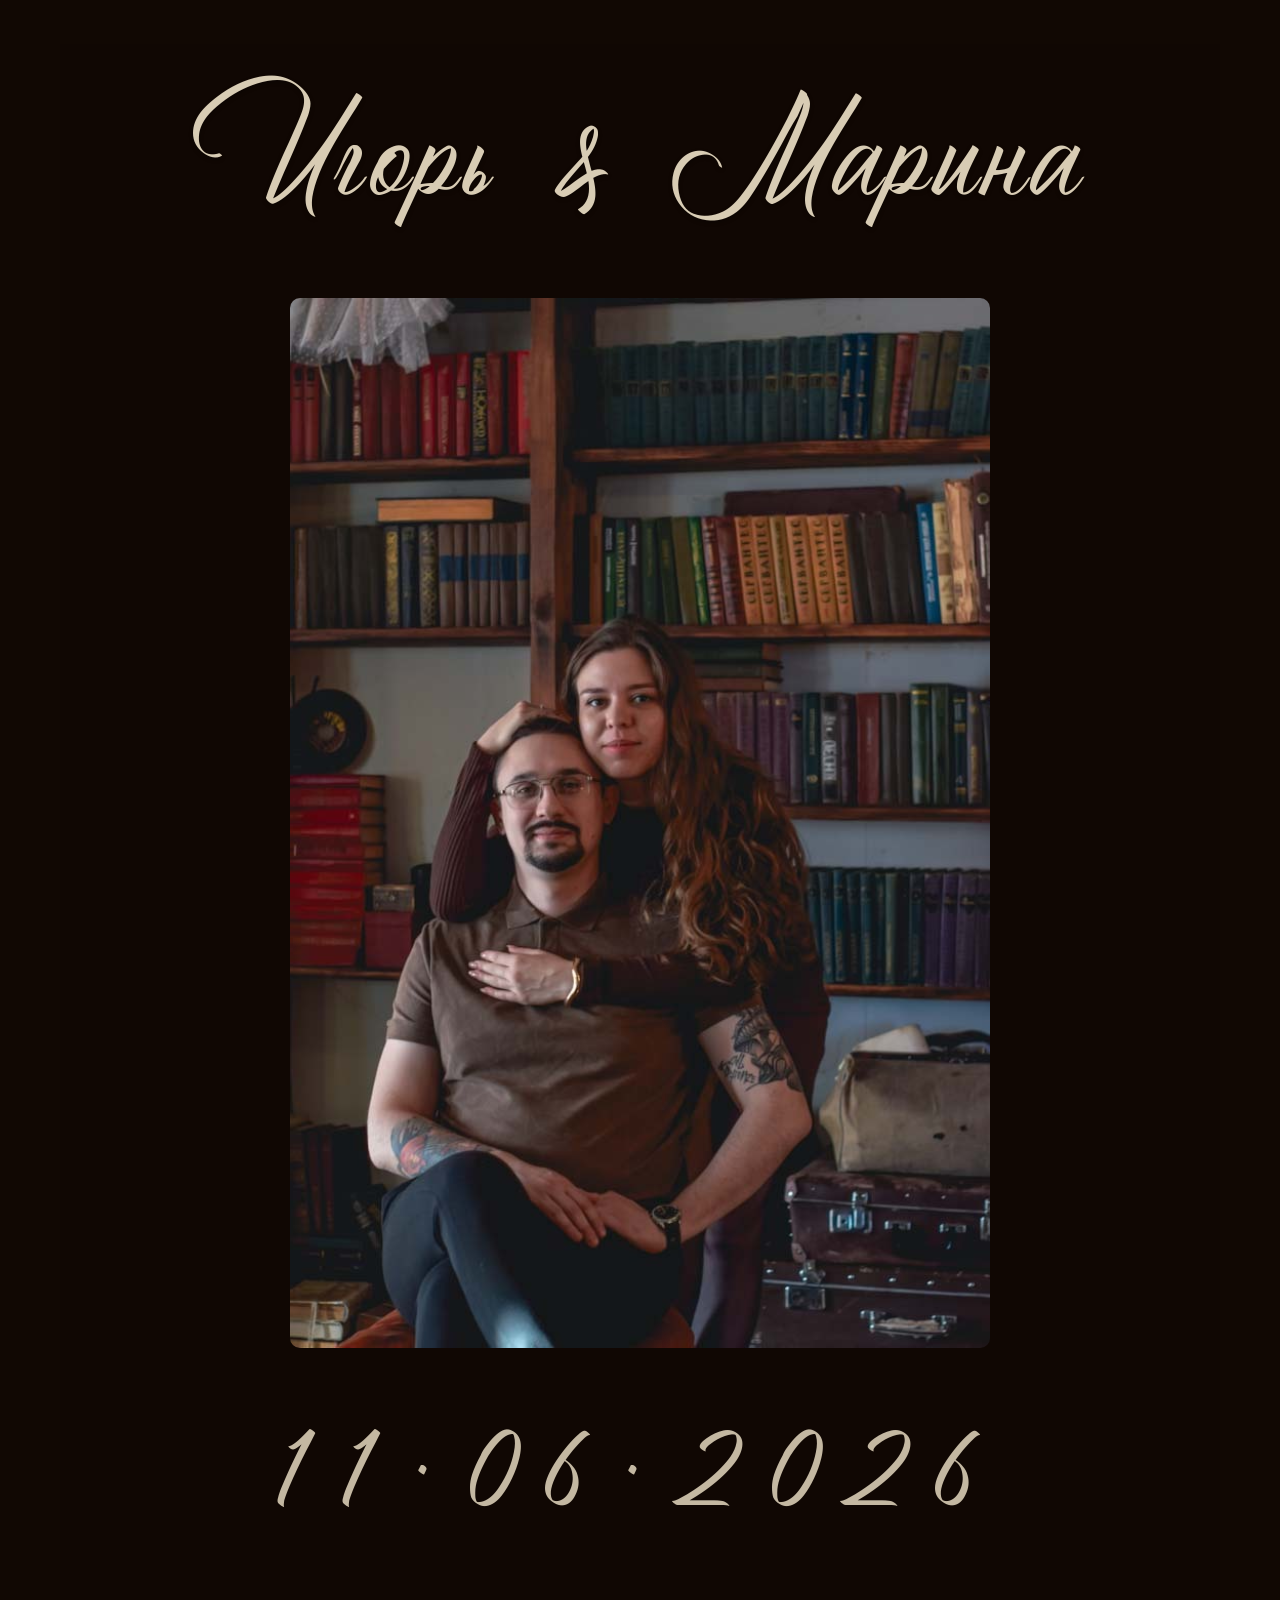
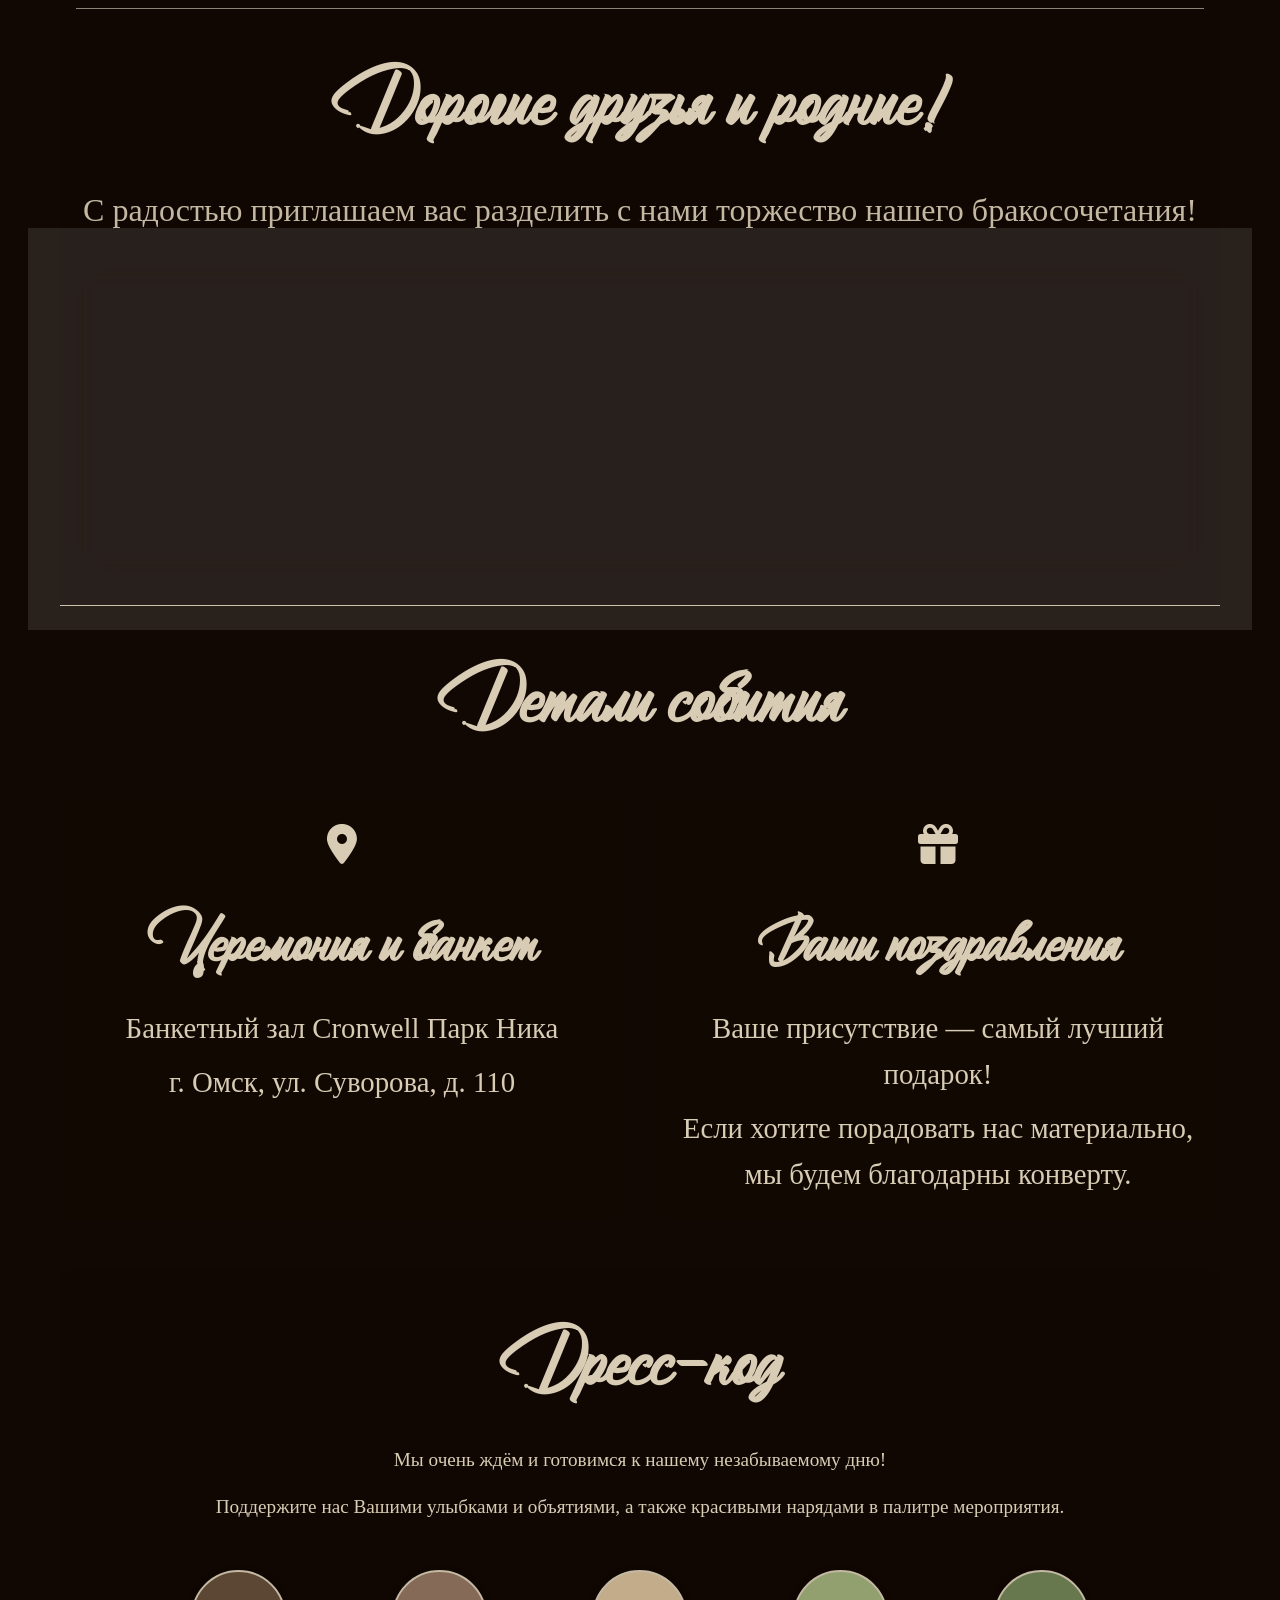
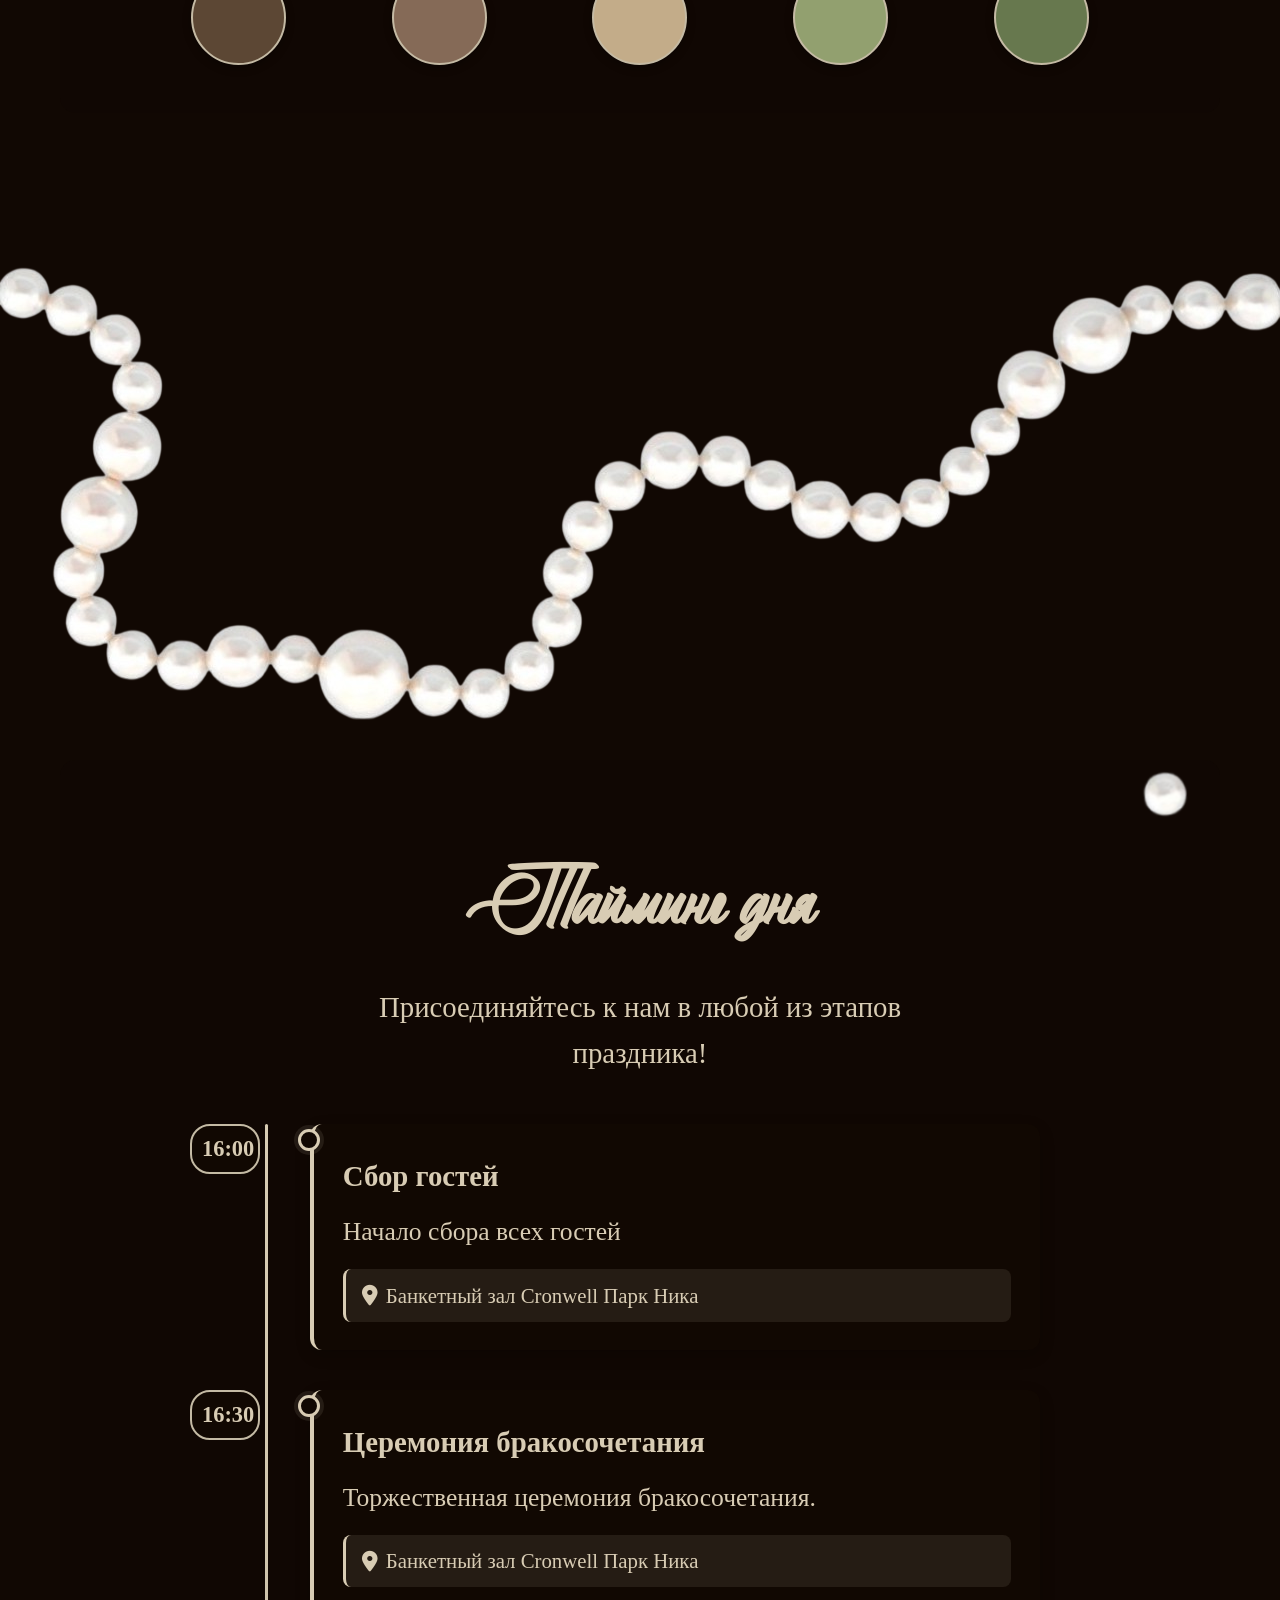
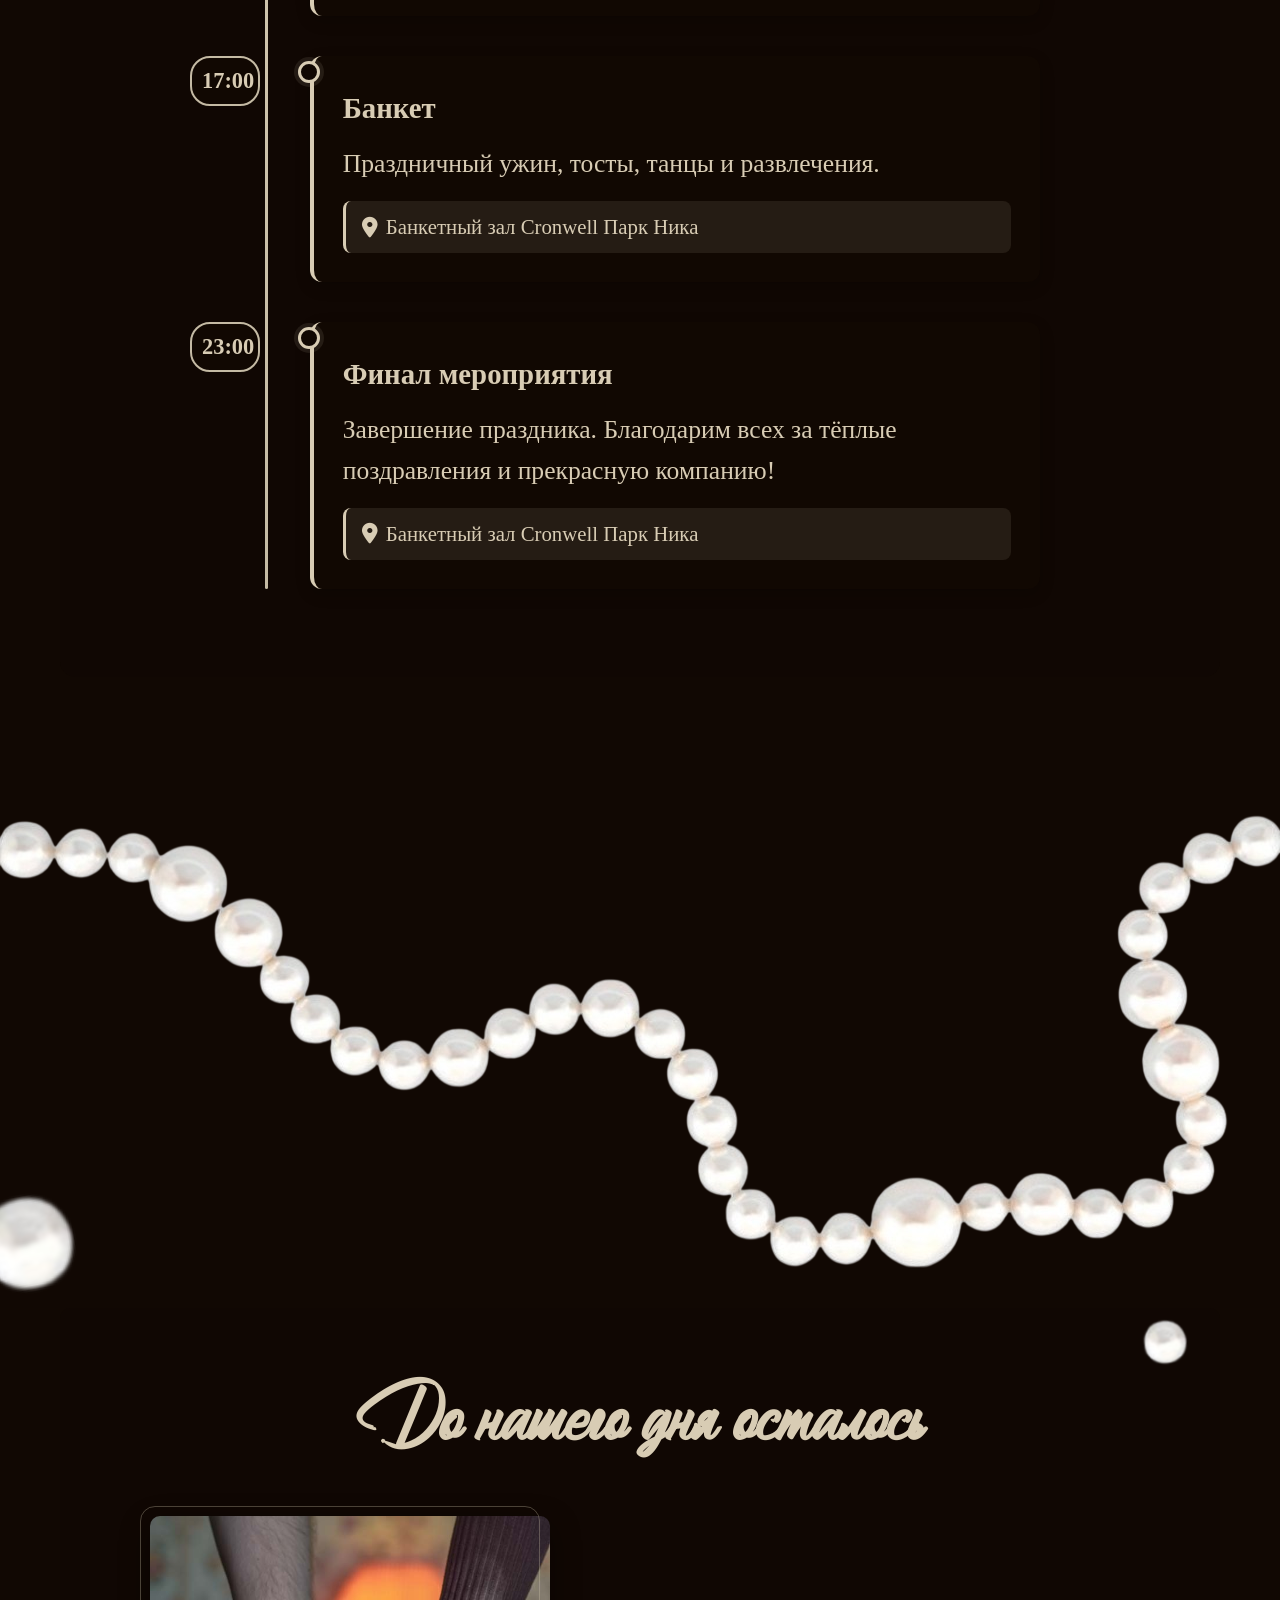
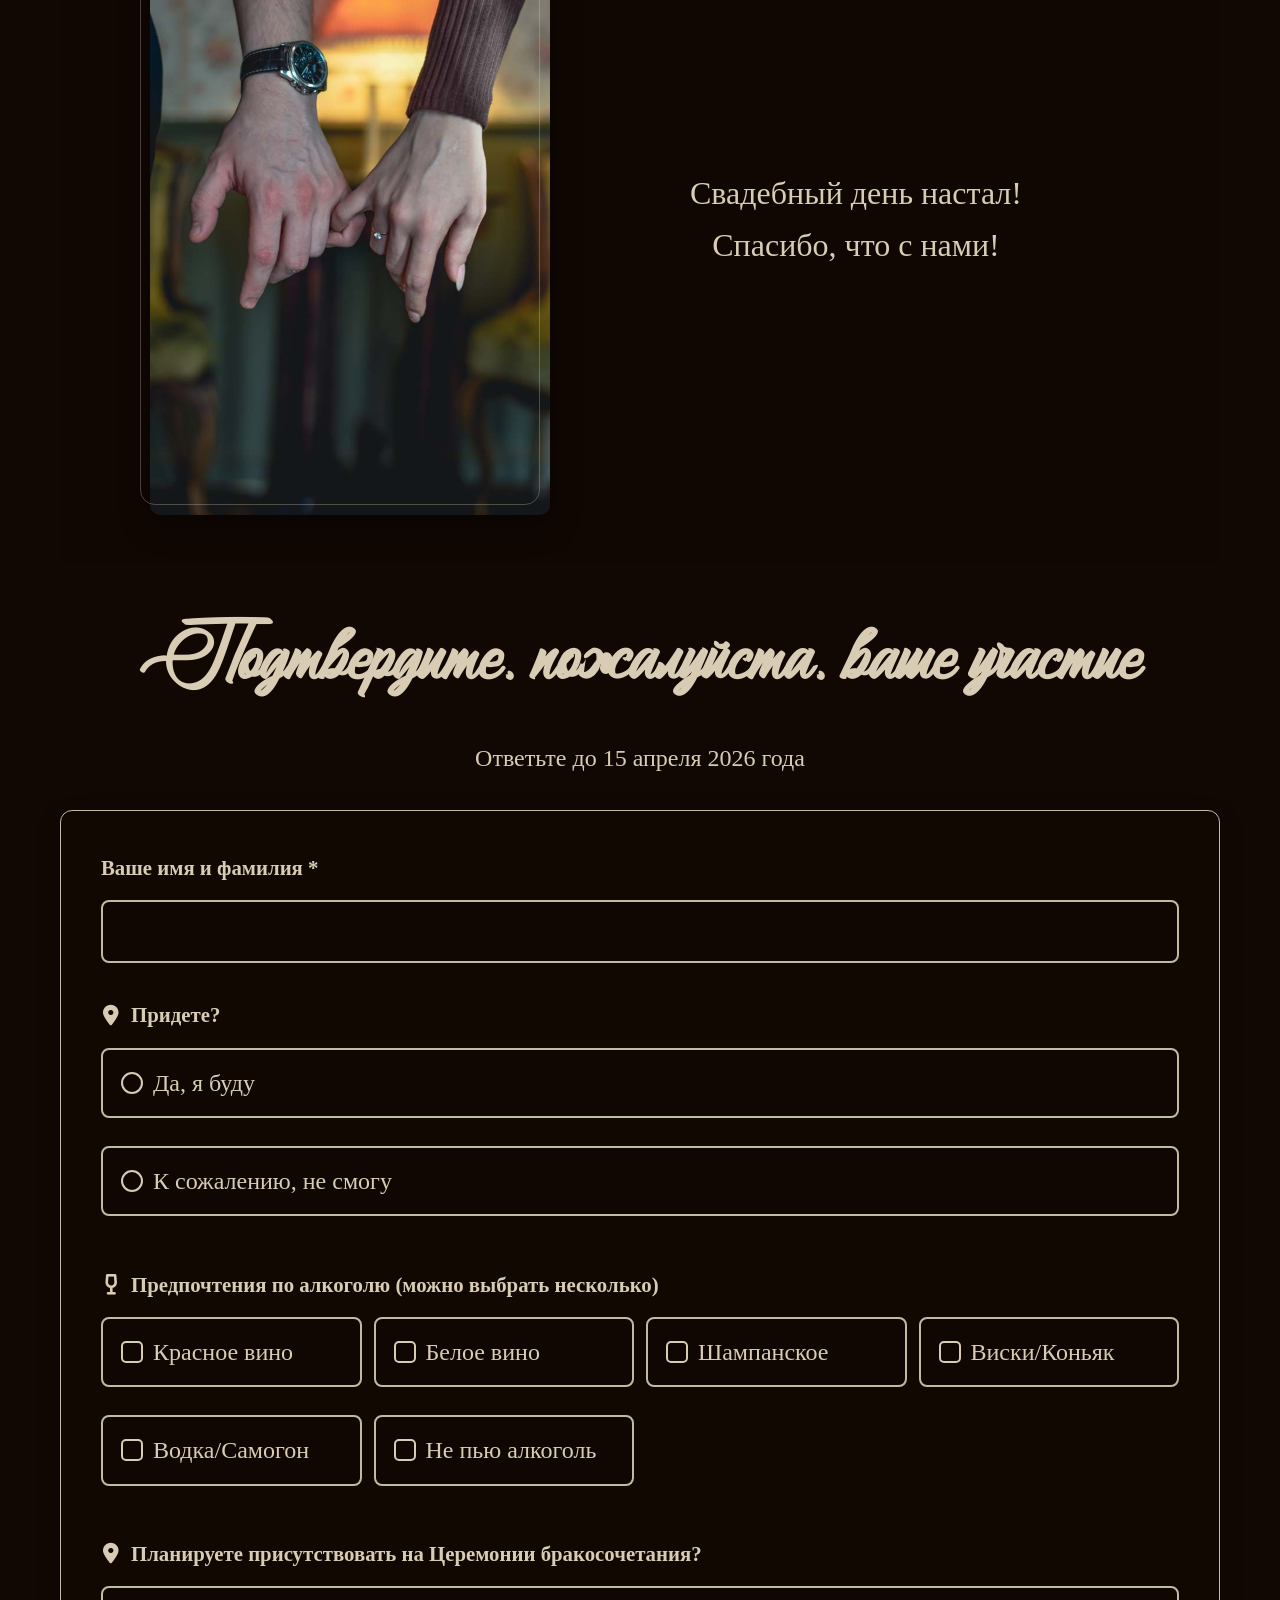
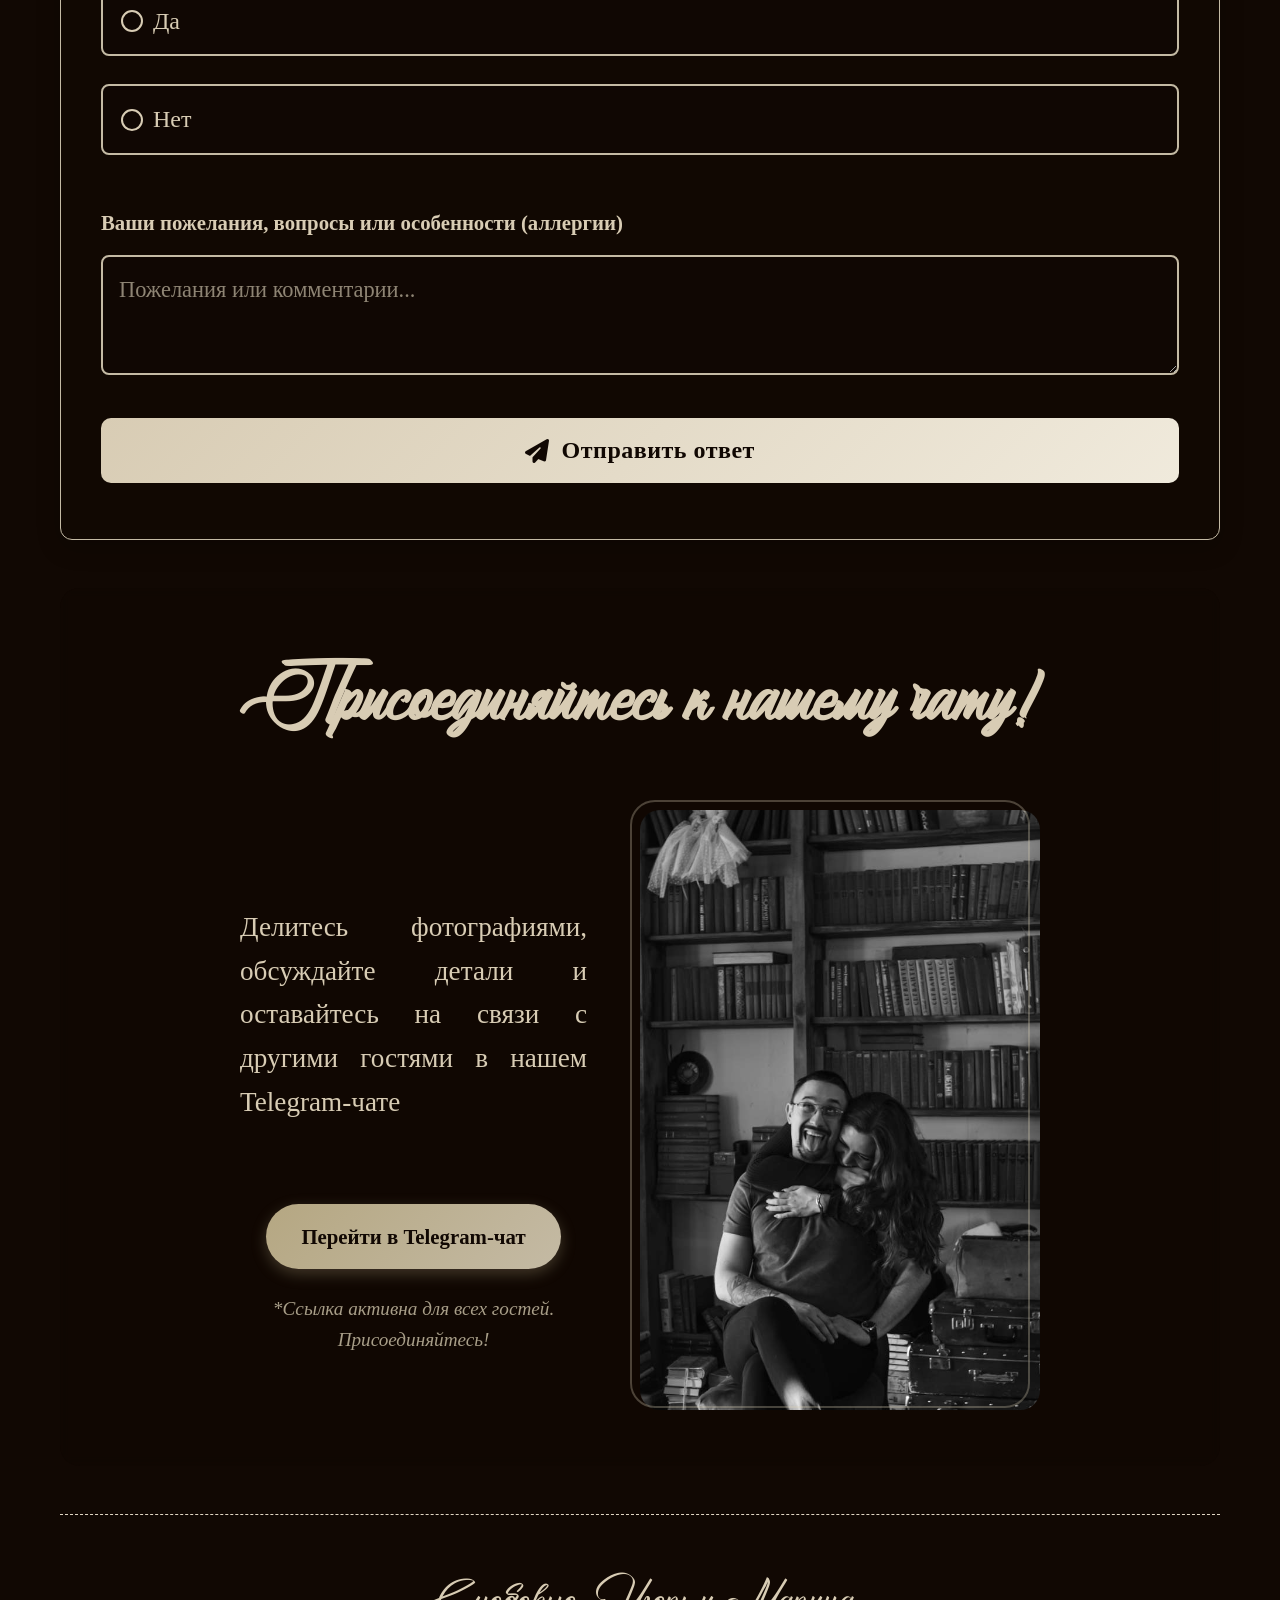
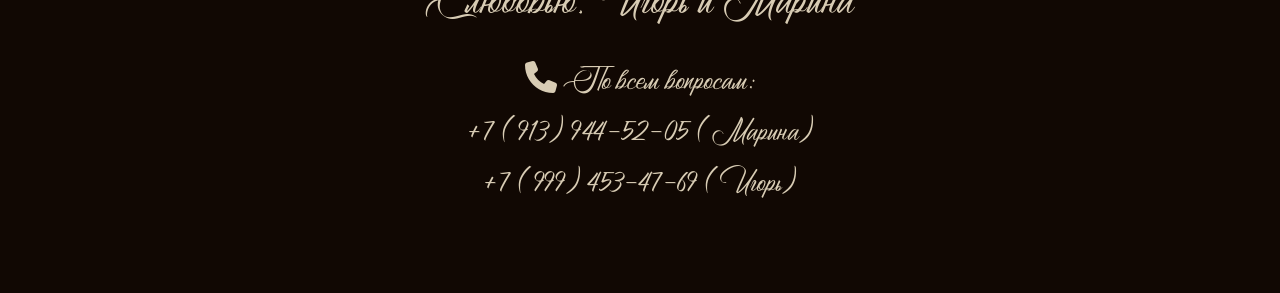
<file: index.html>
<!DOCTYPE html>
<html lang="ru">
<head>
    
    <meta charset="UTF-8">
    <meta name="viewport" content="width=device-width, initial-scale=1.0">
    <title>Приглашение на нашу свадьбу</title>

    <!-- Подключение Google Fonts для красивого шрифта -->

    <!-- Подключение похожего шрифта Google Fonts -->
<link rel="preconnect" href="https://fonts.googleapis.com">
<link rel="preconnect" href="https://fonts.gstatic.com" crossorigin>
<link href="https://fonts.googleapis.com/css2?family=Dancing+Script:wght@400;600;700&display=swap" rel="stylesheet">

    <!-- Подключение иконок для меток -->
   <link rel="stylesheet" href="https://fontsforyou.com/ru/fonts/112939-atziluthscript.font">
    <link rel="stylesheet" href="style.css">
    <link rel="stylesheet" href="https://cdnjs.cloudflare.com/ajax/libs/font-awesome/6.4.0/css/all.min.css">
   
</head>
<body>
 


    <!-- Главный баннер с именами и датой -->
<section class="hero">
     <div class="hero-names">Игорь <span style="margin:0 1rem;">&</span> Марина</div> 
   
    <img src="127.jpg" 
     alt="Описание фото" 
     class="wedding-photo">
 <p class="hero-date wedding-day">11·06·2026</p>

 <hr class="custom-divider"><!--разделитель*/-->
    <h1>Дорогие друзья и родные!</h1>

    <p class="hero-date">С радостью приглашаем вас разделить с нами торжество нашего бракосочетания!</p>
    
    <!-- Компактный календарь на неделю -->

       
        <!-- Компактный календарь на неделю -->
        <div class="week-calendar">
            <div class="month-label">Июнь 2026</div>
            <div class="week-grid">
                <div class="weekday">
                    <span class="day-name">ПН</span>
                    <span class="day-number">8</span>
                </div>
                <div class="weekday">
                    <span class="day-name">ВТ</span>
                    <span class="day-number">9</span>
                </div>
                <div class="weekday">
                    <span class="day-name">СР</span>
                    <span class="day-number">10</span>
                </div>
               <div class="weekday heart-day">
                    <span class="day-name">ЧТ</span>
                  <div class="heart-shape">
                        <span class="heart-text">11</span>
                    </div>
                </div>
                <div class="weekday">
                    <span class="day-name">ПТ</span>
                    <span class="day-number">12</span>
                </div>
                <div class="weekday">
                    <span class="day-name">СБ</span>
                    <span class="day-number">13</span>
                </div>
                <div class="weekday">
                    <span class="day-name">ВС</span>
                    <span class="day-number">14</span>
                </div>
            </div>
        </div>
        
</section>


    <!-- Детали события в карточках -->
    <section>
        <h2>Детали события</h2>
        <div class="details-grid">
            <div class="detail-card">
                <div class="icon"><i class="fas fa-map-marker-alt"></i></div>
                <h3>Церемония и банкет</h3>
                <p><strong>Банкетный зал Cronwell Парк Ника</strong></p>
                <p>г. Омск, ул. Суворова, д. 110</p>
               
            </div>
          <!--  <div class="detail-card">
                <div class="icon"><i class="fas fa-bus"></i></div>
                <h3>Трансфер</h3>
                <p>Для гостей будет организован автобус от Центрального ЗАГСа.</p>
                <p>Отправление в 15:00.</p>
            </div>-->
            <div class="detail-card">
                <div class="icon"><i class="fas fa-gift"></i></div>
                <h3>Ваши поздравления</h3>
                <p>Ваше присутствие — самый лучший подарок!</p>
                <p>Если хотите порадовать нас материально, мы будем благодарны конверту.</p>
            </div>
        </div>
    </section>

 <!--Дресс код  -->
<section class="dress-code-section">
    <div class="container">
        <h2>Дресс-код</h2>
        
        <div class="dress-code-text">
            <p>Мы очень ждём и готовимся к нашему незабываемому дню!</p>
            <p>Поддержите нас Вашими улыбками и объятиями, а также красивыми нарядами в палитре мероприятия.</p>
        </div>

        <div class="color-palette">
            <div class="color-item">
                <div class="color-circle" style="background-color: #5c4734;"></div>
             <!--<span class="color-name">Шоколадный </span> -->   
            </div>
            <div class="color-item">
                <div class="color-circle" style="background-color: #856a57;"></div>
               <!-- <span class="color-name">Кофейный</span>-->
            </div>
            <div class="color-item">
                <div class="color-circle" style="background-color: #c3ac89;"></div>
               <!-- <span class="color-name">Беж</span>-->
            </div>
            
            <div class="color-item">
                <div class="color-circle" style="background-color: #92a06f;"></div>
               <!-- <span class="color-name">Болотный</span>-->
            </div>
            <div class="color-item">
                <div class="color-circle" style="background-color: #67784e;"></div>
               <!-- <span class="color-name">Хаки</span>-->
            </div>
        </div>

  
    </div>
</section>
<div class="full-width-photo-container-two">
    <img src="бусы.jpg" alt="Бусы" class="full-width-photo">
</div>

<!-- Контейнер для всех бусин -->
<div class="beads-container">
    <!-- Бусина 1 - справа, слегка обрезана -->
    <div class="bead bead-1">
        <img src="буса.jpg" alt="Бусины" class="bead-img">
    </div>
    
    <!-- Бусина 2 - левее и выше первой -->
    <div class="bead bead-2">
        <img src="буса.jpg" alt="Бусины" class="bead-img">
    </div>
    
    <!-- Бусина 3 - слева, не с краю -->
    <div class="bead bead-3">
        <img src="буса.jpg" alt="Буса" class="bead-img">
    </div>
</div>

<section class="timing-section">
    <div class="container">
        <h2>Тайминг дня</h2>
        
        <div class="timing-intro">
            <p>Присоединяйтесь к нам в любой из этапов праздника!</p>
        </div>

        <!-- Вертикальная линия времени -->
        <div class="timeline">
            
            <!-- Первое событие -->
            <div class="timeline-item">
                <div class="timeline-time">16:00</div>
                <div class="timeline-content">
                    <h3>Сбор гостей</h3>
                    <p>Начало сбора всех гостей</p>
                    <div class="timeline-location">
                        <i class="fas fa-map-marker-alt"></i>Банкетный зал Cronwell Парк Ника
                    </div>
                </div>
            </div>

            <!-- Второе событие -->
            <div class="timeline-item">
                <div class="timeline-time">16:30</div>
                <div class="timeline-content">
                    <h3>Церемония бракосочетания</h3>
                    <p>Торжественная церемония бракосочетания.</p>
                    <div class="timeline-location">
                        <i class="fas fa-map-marker-alt"></i>Банкетный зал Cronwell Парк Ника
                    </div>
                </div>
            </div>

            <!-- Третье событие -->
            <div class="timeline-item">
                <div class="timeline-time">17:00</div>
                <div class="timeline-content">
                    <h3>Банкет</h3>
                    <p>Праздничный ужин, тосты, танцы и развлечения.</p>
                    <div class="timeline-location">
                        <i class="fas fa-map-marker-alt"></i>Банкетный зал Cronwell Парк Ника
                    </div>
                </div>
            </div>

            <!-- Четвертое событие -->
            <div class="timeline-item">
                <div class="timeline-time">23:00</div>
                <div class="timeline-content">
                    <h3>Финал мероприятия</h3>
                    <p>Завершение праздника. Благодарим всех за тёплые поздравления и прекрасную компанию!</p>
                    <div class="timeline-location">
                        <i class="fas fa-map-marker-alt"></i>Банкетный зал Cronwell Парк Ника
                    </div>
                </div>
            </div>

        </div>

     
    </div>
</section>

<div class="full-width-photo-container">
    <img src="бусы.jpg" alt="Бусы" class="full-width-photo">
</div>

<div class="beads-container-time">
    <!-- Бусина 1 - справа, слегка обрезана -->
    <div class="bead bead-1-time">
        <img src="буса.jpg" alt="Бусины" class="bead-img">
    </div>
    
    <!-- Бусина 2 - левее и выше первой -->
    <div class="bead bead-2-time">
        <img src="буса.jpg" alt="Бусины" class="bead-img">
    </div>
    
    <!-- Бусина 3 - слева, не с краю -->
    <div class="bead bead-3-time">
        <img src="буса.jpg" alt="Буса" class="bead-img">
    </div>
</div>

    <!-- Таймер обратного отсчета -->
    <section class="countdown">
        <h2>До нашего дня осталось</h2>
        
        <div class="count">
            
        <div class="photo-hands-container">

<img src="1041.jpg" alt="Описание фото" class="photo-hands">
        </div> 
       <!-- <img src="111.jpg" alt="Описание фото" class="countdown-photo"> -->
        <div id="timer">
            <div class="timer-unit"><span class="timer-number" id="days">00</span><span class="timer-label">дней</span></div>
            <div class="timer-unit"><span class="timer-number" id="hours">00</span><span class="timer-label">часов</span></div>
            <div class="timer-unit"><span class="timer-number" id="minutes">00</span><span class="timer-label">минут</span></div>
            <div class="timer-unit"><span class="timer-number" id="seconds">00</span><span class="timer-label">секунд</span></div>
        </div>

        
        </div>
    </section>
<!-- Блок Telegram с фото -->


    <!-- Форма для подтверждения присутствия (RSVP) -->
    <section>
        <h2>Подтвердите, пожалуйста, ваше участие</h2>
        <p style="text-align: center; margin-bottom: 2rem; font-size:1.5rem;">Ответьте до 15 апреля 2026 года</p>
        <form id="rsvp-form" >
        <input type="hidden" name="_subject" value="Ответ на свадьбу">
        <input type="hidden" name="_replyto" id="email-field" value="">
        <input type="text" name="_gotcha" style="display:none;">

            <div class="form-group">
                <label for="Имя и фамилия">Ваше имя и фамилия *</label>
                <input type="text" id="guest-name" name="guest-name" required>
            </div>

                         <div class="form-group">
                <label>
                    <i class="fas fa-map-marker-alt"></i> Придете?
                </label>
                <div class="radio-group">
                    <label class="radio-option">
                        <input type="radio" name="Присутствие" value="Да, я буду" required >
                        <span class="radio-custom"></span>
                        <span class="radio-label">Да, я буду</span>
                    </label>

                    <label class="radio-option">
                        <input type="radio" name="Присутствие" value="К сожалению, не смогу">
                        <span class="radio-custom"></span>
                        <span class="radio-label">К сожалению, не смогу</span>
                    </label>
                </div>
            </div>

      <div class="form-group">
                <label for="alcohol-preferences">
                    <i class="fas fa-wine-glass-alt"></i> Предпочтения по алкоголю (можно выбрать несколько)
                </label>
                <div class="checkbox-group">
                    <label class="checkbox-option">
                        <input type="checkbox" name="Алкоголь: Красное вино" value="Красное вино">
                        <span class="checkbox-custom"></span>
                        <span class="checkbox-label">Красное вино</span>
                    </label>
                    <label class="checkbox-option">
                        <input type="checkbox" name="Алкоголь: Белое вино" value="Белое вино">
                        <span class="checkbox-custom"></span>
                        <span class="checkbox-label">Белое вино</span>
                    </label>
                    <label class="checkbox-option">
                        <input type="checkbox" name="Алкоголь: Шампанское" value="Шампанское">
                        <span class="checkbox-custom"></span>
                        <span class="checkbox-label">Шампанское</span>
                    </label>
                    <label class="checkbox-option">
                        <input type="checkbox" name="Алкоголь: Виски/Коньяк" value="Виски/Коньяк">
                        <span class="checkbox-custom"></span>
                        <span class="checkbox-label">Виски/Коньяк</span>
                    </label>
                    <label class="checkbox-option">
                        <input type="checkbox" name="Алкоголь: Водка/Самогон" value="Водка/Самогон">
                        <span class="checkbox-custom"></span>
                        <span class="checkbox-label">Водка/Самогон</span>
                    </label>
                    <label class="checkbox-option">
                        <input type="checkbox" name="Алкоголь: Не пью" value="Не пью алкоголь">
                        <span class="checkbox-custom"></span>
                        <span class="checkbox-label">Не пью алкоголь</span>
                    </label>
                </div>
            </div>

             <div class="form-group">
                <label>
                    <i class="fas fa-map-marker-alt"></i> Планируете присутствовать на Церемонии бракосочетания?
                </label>
                <div class="radio-group">
                    <label class="radio-option">
                        <input type="radio" name="Роспись и прогулка" value="Роспись:Да">
                        <span class="radio-custom"></span>
                        <span class="radio-label">Да</span>
                    </label>

                    <label class="radio-option">
                        <input type="radio" name="Роспись и прогулка" value="Роспись:Нет">
                        <span class="radio-custom"></span>
                        <span class="radio-label">Нет</span>
                    </label>
                </div>
            </div>
            <div class="form-group">
                <label for="message">Ваши пожелания, вопросы или особенности (аллергии)</label>
                <textarea id="message" name="Пожелания и комментарии" placeholder="Пожелания или комментарии..."></textarea>
            </div>
            <button type="submit" class="submit-btn">
                 <i class="fas fa-paper-plane"></i> Отправить ответ
            </button>
            <p id="form-feedback" style="text-align: center; margin-top: 1rem; font-size: 1.5rem; color: #666;"></p>
        </form>
    </section>

<section class="telegram-section">
    
            <h2>Присоединяйтесь к нашему чату!</h2>
    <div class="telegram-container">
        <div class="telegram-content">
       
            <p class="telegram-description">
                Делитесь фотографиями, обсуждайте детали  и оставайтесь на связи с другими гостями  в нашем Telegram-чате
            </p>
            <a href="https://t.me/+25KDOVUwlls3NDhi" target="_blank" class="telegram-button">
                
                Перейти в Telegram-чат
            </a>
            <p class="telegram-note">
                *Ссылка активна для всех гостей. <br> Присоединяйтесь!
            </p>
        </div>
        
        <!-- Фото справа -->
        <div class="telegram-photo">
            <img src="телега.jpg" alt="Фото мероприятия" class="telegram-img">
        </div>
    </div>
</section>
    <!-- Футер с контактами -->
    <footer style="text-align: center; padding: 3rem 1rem; border-top: 1px dashed #e0d5c3; margin-top: 2rem; font-size: 3rem;color: #8b7355;">
        <p class=footer-p>С любовью, Игорь и Марина</p>
        <p class="footer-p-p">
            <i class="fas fa-phone"></i> По всем вопросам: <br> +7 (913) 944-52-05 (Марина) <br> +7 (999) 453-47-69 (Игорь)
        </p>
    </footer>

  <script>
// ========== ТАЙМЕР ==========
document.addEventListener('DOMContentLoaded', function() {
    // Таймер (ваш существующий код)
    const weddingDate = new Date('June 11, 2026 17:00:00').getTime();
    
    function updateTimer() {
        const now = new Date().getTime();
        const timeLeft = weddingDate - now;
        const days = Math.floor(timeLeft / (1000 * 60 * 60 * 24));
        const hours = Math.floor((timeLeft % (1000 * 60 * 60 * 24)) / (1000 * 60 * 60));
        const minutes = Math.floor((timeLeft % (1000 * 60 * 60)) / (1000 * 60));
        const seconds = Math.floor((timeLeft % (1000 * 60)) / 1000);
        
        document.getElementById('days').textContent = days.toString().padStart(2, '0');
        document.getElementById('hours').textContent = hours.toString().padStart(2, '0');
        document.getElementById('minutes').textContent = minutes.toString().padStart(2, '0');
        document.getElementById('seconds').textContent = seconds.toString().padStart(2, '0');
        
        if (timeLeft < 0) {
            clearInterval(timerInterval);
            document.getElementById('timer').innerHTML = "<p style='font-size: 2rem;'>Свадебный день настал! Спасибо, что с нами!</p>";
        }
    }
    
    const timerInterval = setInterval(updateTimer, 1000);
    updateTimer();
    
    // ========== ФОРМА (ПРОСТОЙ GET ЗАПРОС) ==========
    const form = document.getElementById('rsvp-form');
    const feedback = document.getElementById('form-feedback');
    const SCRIPT_URL = 'https://script.google.com/macros/s/AKfycbxfv6lQXqjGkYApElV3sH5rMxqeotSrHH65lpMAkG9L_GaBt009LPPuSlgx5e_5zbNIxw/exec';
    
    if (!form) return;
    
    form.addEventListener('submit', function(e) {
        e.preventDefault();
        
        // Проверка обязательных полей
        const name = document.getElementById('guest-name').value.trim();
        const presence = document.querySelector('[name="Присутствие"]:checked');
        const registration = document.querySelector('[name="Роспись и прогулка"]:checked');
        
        if (!name) {
            feedback.textContent = 'Введите имя и фамилию';
            feedback.style.color = '#f44336';
            return;
        }
        if (!presence) {
            feedback.textContent = 'Выберите, придете ли вы';
            feedback.style.color = '#f44336';
            return;
        }
        if (!registration) {
            feedback.textContent = 'Выберите, будете ли на росписи';
            feedback.style.color = '#f44336';
            return;
        }
        
        // Собираем алкоголь
        let alcohol = [];
        document.querySelectorAll('[name^="Алкоголь:"]:checked').forEach(cb => {
            alcohol.push(cb.value);
        });
        
        // Собираем пожелания
        const wishes = document.getElementById('message').value.trim();
        
        // Формируем URL с параметрами
        let url = SCRIPT_URL + '?';
        url += 'guest-name=' + encodeURIComponent(name);
        url += '&Присутствие=' + encodeURIComponent(presence.value);
        url += '&Роспись и прогулка=' + encodeURIComponent(registration.value);
        
        if (alcohol.length > 0) {
            url += '&Алкоголь=' + encodeURIComponent(alcohol.join(', '));
        }
        
        if (wishes) {
            url += '&Пожелания=' + encodeURIComponent(wishes);
        }
        
        // Добавляем timestamp для уникальности
        url += '&timestamp=' + Date.now();
        
        console.log('Отправляем GET запрос на:', url);
        
        // Открываем в новом окне - БЕЗ CORS ОШИБОК!
        const newWindow = window.open(url, '_blank', 'width=600,height=400');
        
        // Меняем кнопку
        const btn = form.querySelector('button[type="submit"]');
        btn.innerHTML = '<i class="fas fa-check"></i> Отправлено!';
        btn.disabled = true;
        
        // Показываем сообщение
        feedback.textContent = ' Ответ отправлен!';
        feedback.style.color = '#110803';
        
        // Через 5 секунд сбрасываем форму
        setTimeout(() => {
            form.reset();
            btn.innerHTML = '<i class="fas fa-paper-plane"></i> Отправить ответ';
            btn.disabled = false;
            feedback.textContent = 'Можете отправить еще один ответ';
            feedback.style.color = '#666';
        }, 5000);
    });
});
</script>
</body>
</html>
</file>
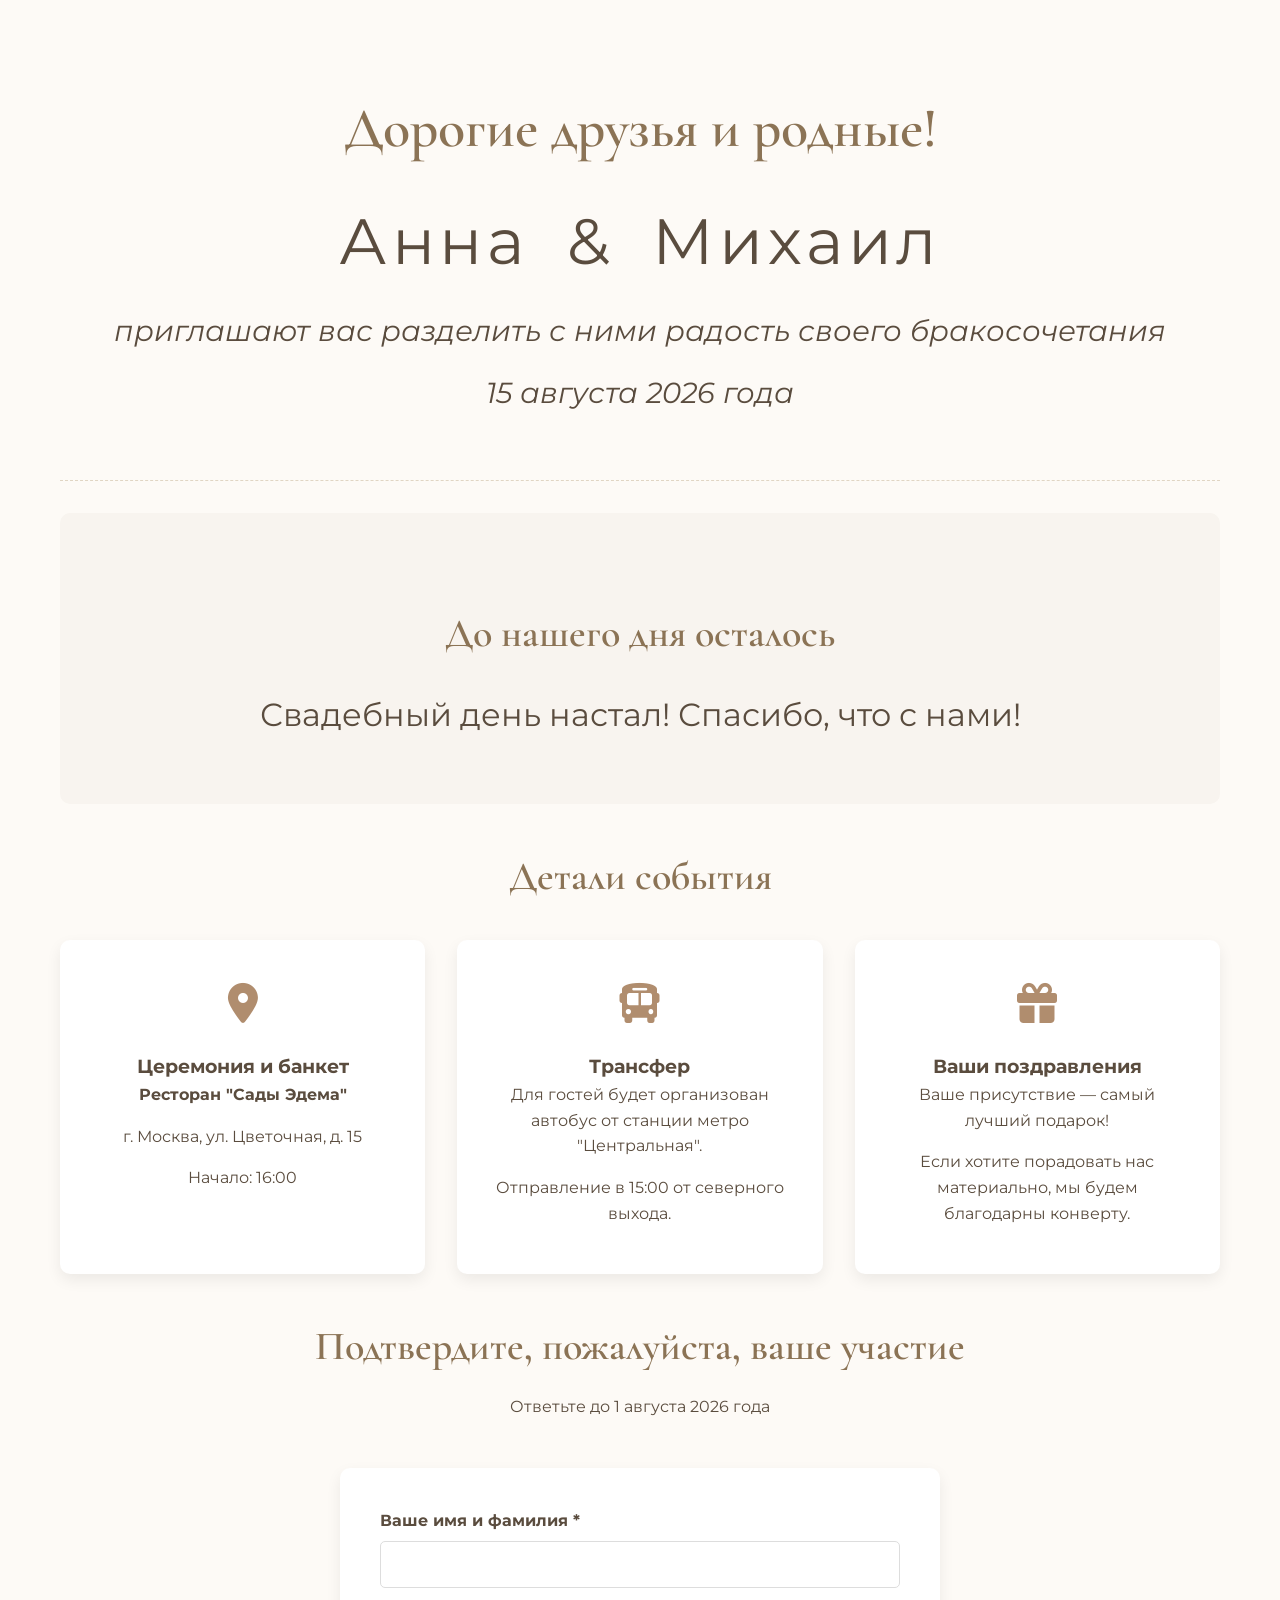
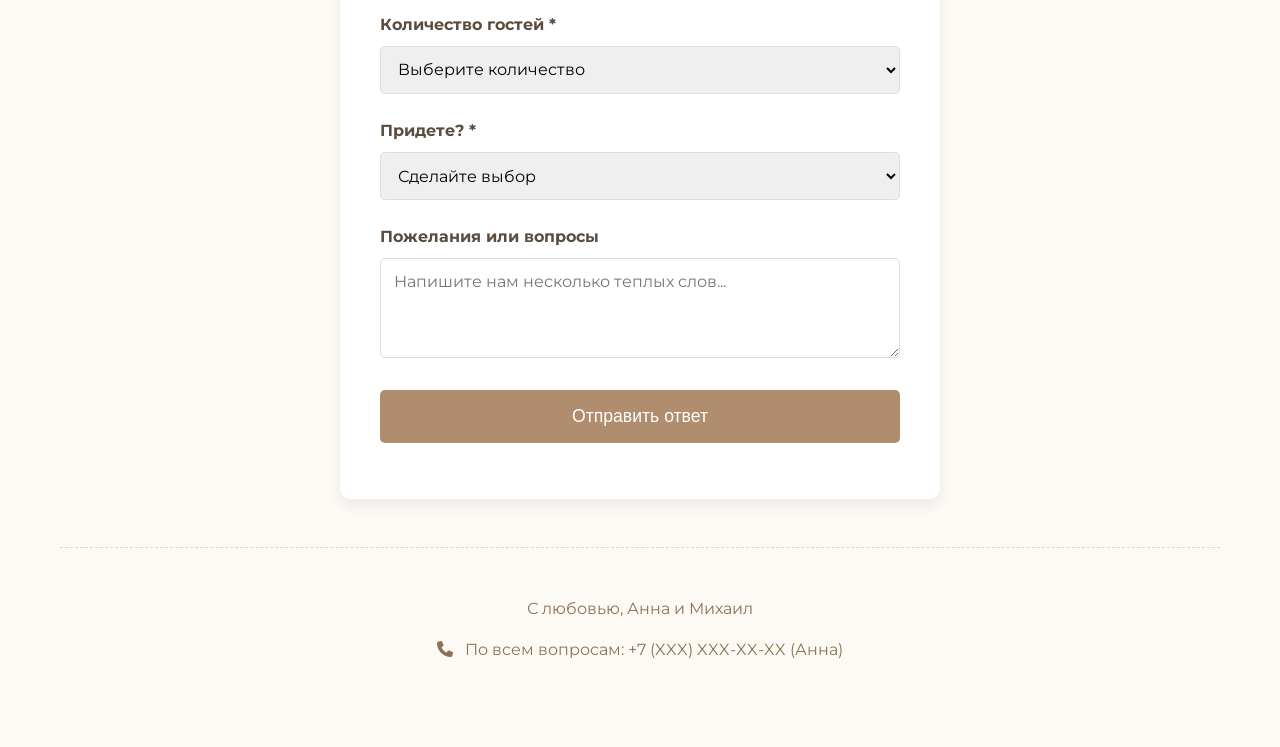
<file: Untitled-1.html>
<!DOCTYPE html>
<html lang="ru">
<head>
    <meta charset="UTF-8">
    <meta name="viewport" content="width=device-width, initial-scale=1.0">
    <title>Приглашение на нашу свадьбу</title>
    <!-- Подключение Google Fonts для красивого шрифта -->
    <link rel="preconnect" href="https://fonts.googleapis.com">
    <link rel="preconnect" href="https://fonts.gstatic.com" crossorigin>
    <link href="https://fonts.googleapis.com/css2?family=Cormorant+Garamond:wght@400;600&family=Montserrat:wght@300&display=swap" rel="stylesheet">
    <!-- Подключение иконок для меток -->
    <link rel="stylesheet" href="https://cdnjs.cloudflare.com/ajax/libs/font-awesome/6.4.0/css/all.min.css">
    <style>
        /* Сброс отступов и выбор основных шрифтов */
        * {
            margin: 0;
            padding: 0;
            box-sizing: border-box;
        }
        body {
            font-family: 'Montserrat', sans-serif;
            line-height: 1.6;
            color: #5a4c3e;
            background-color: #fdfaf6;
            max-width: 1200px;
            margin: 0 auto;
            padding: 20px;
        }
        h1, h2 {
            font-family: 'Cormorant Garamond', serif;
            font-weight: 600;
            color: #8b7355;
            text-align: center;
            margin-bottom: 1rem;
        }
        h1 { font-size: 3.5rem; margin-top: 1rem; }
        h2 { font-size: 2.5rem; margin-top: 2.5rem; }
        p { margin-bottom: 1rem; }

        /* Стили для главного баннера */
        .hero {
            text-align: center;
            padding: 3rem 1rem;
            border-bottom: 1px dashed #e0d5c3;
        }
        .hero-names {
            font-size: 4rem;
            letter-spacing: 0.3rem;
            margin: 1rem 0;
        }
        .hero-date {
            font-size: 1.8rem;
            font-style: italic;
        }

        /* Стили для раздела с таймером */
        .countdown {
            text-align: center;
            padding: 3rem 1rem;
            background-color: #f8f4ef;
            border-radius: 10px;
            margin: 2rem 0;
        }
        #timer {
            display: flex;
            justify-content: center;
            gap: 1.5rem;
            margin-top: 1.5rem;
            flex-wrap: wrap;
        }
        .timer-unit {
            background: white;
            padding: 1.5rem;
            border-radius: 8px;
            min-width: 100px;
            box-shadow: 0 4px 8px rgba(0,0,0,0.05);
        }
        .timer-number {
            font-size: 3rem;
            font-weight: bold;
            color: #b08d6e;
            display: block;
            line-height: 1;
        }
        .timer-label {
            font-size: 0.9rem;
            text-transform: uppercase;
            letter-spacing: 1px;
            margin-top: 0.5rem;
            color: #7a6852;
        }

        /* Стили для разделов с деталями */
        .details-grid {
            display: grid;
            grid-template-columns: repeat(auto-fit, minmax(300px, 1fr));
            gap: 2rem;
            margin-top: 2rem;
        }
        .detail-card {
            background: white;
            padding: 2rem;
            border-radius: 10px;
            text-align: center;
            box-shadow: 0 6px 15px rgba(0,0,0,0.07);
        }
        .icon {
            font-size: 2.5rem;
            color: #b08d6e;
            margin-bottom: 1rem;
        }

        /* Стили для формы подтверждения */
        #rsvp-form {
            background: white;
            padding: 2.5rem;
            border-radius: 10px;
            box-shadow: 0 6px 15px rgba(0,0,0,0.07);
            max-width: 600px;
            margin: 3rem auto;
        }
        .form-group {
            margin-bottom: 1.5rem;
        }
        label {
            display: block;
            margin-bottom: 0.5rem;
            font-weight: bold;
        }
        input, select, textarea {
            width: 100%;
            padding: 0.8rem;
            border: 1px solid #ddd;
            border-radius: 5px;
            font-family: inherit;
            font-size: 1rem;
        }
        textarea { min-height: 100px; resize: vertical; }
        button {
            background-color: #b08d6e;
            color: white;
            border: none;
            padding: 1rem 2.5rem;
            font-size: 1.1rem;
            border-radius: 5px;
            cursor: pointer;
            width: 100%;
            transition: background-color 0.3s;
        }
        button:hover { background-color: #9a7a5d; }

        /* Адаптивность для мобильных устройств */
        @media (max-width: 768px) {
            h1 { font-size: 2.5rem; }
            .hero-names { font-size: 2.8rem; letter-spacing: 0.2rem; }
            #timer { gap: 0.8rem; }
            .timer-unit { min-width: 70px; padding: 1rem; }
            .timer-number { font-size: 2.2rem; }
            .details-grid { grid-template-columns: 1fr; }
            #rsvp-form { padding: 1.5rem; }
        }
    </style>
</head>
<body>
    <!-- Главный баннер с именами и датой -->
    <section class="hero">
        <h1>Дорогие друзья и родные!</h1>
        <div class="hero-names">Анна <span style="margin:0 1rem;">&</span> Михаил</div>
        <p class="hero-date">приглашают вас разделить с ними радость своего бракосочетания</p>
        <p class="hero-date">15 августа 2026 года</p>
    </section>

    <!-- Таймер обратного отсчета -->
    <section class="countdown">
        <h2>До нашего дня осталось</h2>
        <div id="timer">
            <div class="timer-unit"><span class="timer-number" id="days">00</span><span class="timer-label">дней</span></div>
            <div class="timer-unit"><span class="timer-number" id="hours">00</span><span class="timer-label">часов</span></div>
            <div class="timer-unit"><span class="timer-number" id="minutes">00</span><span class="timer-label">минут</span></div>
            <div class="timer-unit"><span class="timer-number" id="seconds">00</span><span class="timer-label">секунд</span></div>
        </div>
    </section>

    <!-- Детали события в карточках -->
    <section>
        <h2>Детали события</h2>
        <div class="details-grid">
            <div class="detail-card">
                <div class="icon"><i class="fas fa-map-marker-alt"></i></div>
                <h3>Церемония и банкет</h3>
                <p><strong>Ресторан "Сады Эдема"</strong></p>
                <p>г. Москва, ул. Цветочная, д. 15</p>
                <p>Начало: 16:00</p>
            </div>
            <div class="detail-card">
                <div class="icon"><i class="fas fa-bus"></i></div>
                <h3>Трансфер</h3>
                <p>Для гостей будет организован автобус от станции метро "Центральная".</p>
                <p>Отправление в 15:00 от северного выхода.</p>
            </div>
            <div class="detail-card">
                <div class="icon"><i class="fas fa-gift"></i></div>
                <h3>Ваши поздравления</h3>
                <p>Ваше присутствие — самый лучший подарок!</p>
                <p>Если хотите порадовать нас материально, мы будем благодарны конверту.</p>
            </div>
        </div>
    </section>

    <!-- Форма для подтверждения присутствия (RSVP) -->
    <section>
        <h2>Подтвердите, пожалуйста, ваше участие</h2>
        <p style="text-align: center; margin-bottom: 2rem;">Ответьте до 1 августа 2026 года</p>
        <form id="rsvp-form">
            <div class="form-group">
                <label for="guest-name">Ваше имя и фамилия *</label>
                <input type="text" id="guest-name" name="guest-name" required>
            </div>
            <div class="form-group">
                <label for="guest-count">Количество гостей *</label>
                <select id="guest-count" name="guest-count" required>
                    <option value="" disabled selected>Выберите количество</option>
                    <option value="1">1 (только я)</option>
                    <option value="2">2 (я + пара/друг)</option>
                    <option value="3">3 (я с детьми/друзьями)</option>
                </select>
            </div>
            <div class="form-group">
                <label for="attendance">Придете? *</label>
                <select id="attendance" name="attendance" required>
                    <option value="" disabled selected>Сделайте выбор</option>
                    <option value="yes">С радостью! Жду встречи</option>
                    <option value="no">К сожалению, не смогу</option>
                </select>
            </div>
            <div class="form-group">
                <label for="message">Пожелания или вопросы</label>
                <textarea id="message" name="message" placeholder="Напишите нам несколько теплых слов..."></textarea>
            </div>
            <button type="submit">Отправить ответ</button>
            <p id="form-feedback" style="text-align: center; margin-top: 1rem; font-size: 0.9em; color: #666;"></p>
        </form>
    </section>

    <!-- Футер с контактами -->
    <footer style="text-align: center; padding: 3rem 1rem; border-top: 1px dashed #e0d5c3; margin-top: 2rem; color: #8b7355;">
        <p>С любовью, Анна и Михаил</p>
        <p style="margin-top: 1rem;">
            <i class="fas fa-phone" style="margin-right: 0.5rem;"></i> По всем вопросам: +7 (XXX) XXX-XX-XX (Анна)
        </p>
    </footer>

    <script>
        // ========== Таймер обратного отсчета ==========
        // Укажите дату вашей свадьбы (год, месяц-1, день, час, минута)
        const weddingDate = new Date('August 15, 2026 16:00:00').getTime();

        function updateTimer() {
            const now = new Date().getTime();
            const timeLeft = weddingDate - now;

            // Расчет дней, часов, минут и секунд
            const days = Math.floor(timeLeft / (1000 * 60 * 60 * 24));
            const hours = Math.floor((timeLeft % (1000 * 60 * 60 * 24)) / (1000 * 60 * 60));
            const minutes = Math.floor((timeLeft % (1000 * 60 * 60)) / (1000 * 60));
            const seconds = Math.floor((timeLeft % (1000 * 60)) / 1000);

            // Обновление чисел на странице
            document.getElementById('days').textContent = days.toString().padStart(2, '0');
            document.getElementById('hours').textContent = hours.toString().padStart(2, '0');
            document.getElementById('minutes').textContent = minutes.toString().padStart(2, '0');
            document.getElementById('seconds').textContent = seconds.toString().padStart(2, '0');

            // Если дата наступила
            if (timeLeft < 0) {
                clearInterval(timerInterval);
                document.getElementById('timer').innerHTML = "<p style='font-size: 2rem;'>Свадебный день настал! Спасибо, что с нами!</p>";
            }
        }
        // Запуск таймера и обновление каждую секунду
        const timerInterval = setInterval(updateTimer, 1000);
        updateTimer(); // Первый запуск

        // ========== Обработка формы RSVP ==========
        document.getElementById('rsvp-form').addEventListener('submit', function(event) {
            event.preventDefault(); // Отменяем стандартную отправку формы

            // В реальном проекте здесь должен быть код для отправки данных на сервер
            // (например, с помощью Fetch API на сервис Formspree или ваш собственный бэкенд)

            // Для демонстрации просто покажем сообщение
            const feedbackElement = document.getElementById('form-feedback');
            feedbackElement.textContent = 'Спасибо! Ваш ответ успешно отправлен. Мы скоро свяжемся с вами.';
            feedbackElement.style.color = 'green';

            // Очистка формы (в реальном проекте делайте это после успешной отправки на сервер)
            // this.reset();
            // Временно отключим кнопку, чтобы показать, что запрос обработан
            const submitButton = this.querySelector('button[type="submit"]');
            submitButton.textContent = 'Ответ отправлен!';
            submitButton.disabled = true;
            submitButton.style.backgroundColor = '#95a595';
        });
    </script>
</body>
</html>
</file>
<file: style.css>
@font-face {
    font-family: 'Atziluth-Script';
    src: 
         url('Atziluth Script.ttf') format('truetype');
    font-weight: normal;
    font-style: normal;
    font-display: swap;  /* Оптимизация загрузки */
}
/* ==================== ИНВЕРТИРОВАННАЯ ЦВЕТОВАЯ ПАЛИТРА ==================== */
:root {
    --chocolate: #110803;       /* Тёмный шоколадный - для фона */
    --beige: #d8ccb4;           /* Бежевый - для текста */
    --light-beige: #f0eadc;     /* Светлый бежевый */
    --medium-beige: #c4baa4;    /* Средний бежевый */
    --dark-beige: #a89e88;      /* Тёмный бежевый */
    --accent-gold: #b5a782;     /* Золотистый акцент */
    --white: #ffffff;
    --off-white: #f9f7f2;
}

* {
    margin: 0;
    padding: 0;
    box-sizing: border-box;
}

/* ==================== ОСНОВНЫЕ НАСТРОЙКИ ==================== */
/* Тело сайта - ШОКОЛАДНЫЙ фон, БЕЖЕВЫЙ текст */
body {
    font-family: 'Cormorant Garamond', serif;
    line-height: 1.6;
    color: var(--beige);
    background-color: var(--chocolate);
    max-width: 1200px;
    margin: 0 auto;
    padding: 20px;
}
.footer-p{
    font-size: 3rem;
}
.footer-p-p{
    margin-top: 1rem;
    font-size: 2rem;
}
.fas fa-phone{
   margin-right: 0.5rem;
   font-size: 2rem;
}


/* Заголовки - БЕЖЕВЫЕ */
h1, h2, h3, h4 {
    font-family: 'Atziluth-Script','Cormorant Garamond', serif;
    color: var(--beige);
    text-align: center;
    margin-bottom: 1rem;
}

h1 { 
    font-size: 3.5rem; 
    margin-top: 1rem; 
}

h2 { 
    font-size: 5rem; 
    margin-top: 0rem; 
}

h3 {
    font-size: 4rem;
    margin-bottom: 0.5rem;
}

p { 
    margin-bottom: 1rem; 
    color: var(--beige);
}

/* Ссылки - светлый бежевый */
a {
    color: var(--light-beige);
    text-decoration: none;
    transition: color 0.3s;
}

a:hover {
    color: var(--white);
    text-decoration: underline;
}

/* ==================== ГЛАВНЫЙ БАННЕР ==================== */
.hero {
    background-color: rgba(17, 8, 3, 0.7);
    text-align: center;
    padding: 0rem 1rem;
    border-bottom: 1px solid var(--medium-beige);
    margin-bottom: 2rem;
}

.hero-names {
    font-family: 'Atziluth-Script', 'Cormorant Garamond', serif;
    font-size: 9rem;
    font-weight: 400;
    letter-spacing: 0.3rem;
    margin: 1.5rem 0;
    color: var(--beige);
    text-shadow: 0 2px 4px rgba(0, 0, 0, 0.3);
}

.hero-date {
    font-family: 'Cormorant Garamond', serif;
    font-size: 2.2rem;
    color: var(--beige);
}

.custom-divider {
    border: none;
    border-top: 1.9px solid var(--medium-beige);
    width: 100%;
    max-width: 1160px;
    margin: 2rem auto;
    opacity: 0.7;
}

.wedding-photo {
    width: 100%;
    max-width: 700px;
    height: auto;
    border-radius: 10px;
    transform: rotate(0deg);
    margin: 0rem auto;
}

.photo-hands-container {
    position: relative;
    width: 100%;
    max-width: 400px;
    margin: 1rem auto;
}

.photo-hands {
    width: 100%;
    height: auto;
    border-radius: 10px;
    box-shadow: 0 10px 30px rgba(0, 0, 0, 0.4);
    transition: transform 0.3s ease;
    display: block;
    
    position: relative;
    z-index: 1;  /* Фото под рамкой в спокойном состоянии */
}

.photo-hands:hover {
    transform: scale(1.02) translateX(3px);
    
    z-index: 3;  /* Фото выше рамки при наведении */
}

/* Рамка как в Telegram */
.photo-hands-container::before {
    content: '';
    position: absolute;
    top: -10px;
    left: -10px;
    right: 10px;
    bottom: 10px;
    border: 1px solid var(--beige);
    border-radius: 15px;
    opacity: 0.3;
    pointer-events: none;
     z-index: 2;  /* Рамка выше фото в спокойном состоянии */
}

/* Если хочешь, чтобы рамка тоже двигалась */
.photo-hands-container:hover::before {
   opacity: 0.3;  /* Оставляем ту же прозрачность */
    transform: none;  /* Убираем возможные трансформации */

}

/* Для мобильных корректируем рамку */
@media (max-width: 768px) {
.footer-p{
    font-size: 2.5rem;
}
.footer-p-p{
    margin-top: 0.5rem;
    font-size: 2.0rem;
}
.fas fa-phone{
   margin-right: 0.5rem;
   font-size: 2rem;
}
    
    /* Общие настройки */
    h1 {
        font-size: 2rem !important;
    }
    
    h2 {
        font-size: 2.8rem !important;
    }
    
    h3 {
        font-size: 1.8rem !important;
    }
    
    p {
        font-size: 1rem;
    }
    
    /* Hero секция */
    .hero-names {
        font-size: 2.5rem !important;
        letter-spacing: 0.2rem;
        word-break: break-word;
    }
    
    .hero-date.wedding-day {
        font-size: 2.5rem !important;
        letter-spacing: 5px;
    }
    
    .hero h1 {
        font-size: 1.5rem !important;
    }
    
    /* Календарь */
    .week-calendar {
        padding: 0.8rem;
    }
    
    .week-grid {
        gap: 5px;
    }
    
    .month-label {
        font-size: 1.5rem;
    }
    
    
    .day-number {
        font-size: 1.2rem !important;
        height: 40px;
    }
    
    .weekday {
        min-height: 80px;
        padding: 0.5rem 0.2rem;
    }
    
    .heart-shape {
        width: 50px;
        height: 45px;
    }
    
    .heart-shape::before,
    .heart-shape::after {
        width: 25px;
        height: 40px;
    }
    
    .heart-shape::before {
        left: 25px;
    }
    
    .heart-text {
        font-size: 1.2rem;
    }
    
    /* Таймер */
    .countdown {
        padding: 2rem 0.5rem;
    }
    
    .photo-hands-container {
        left: 0 !important;
        max-width: 280px;
    }
    
    #timer {
            margin-left: 2rem;
        gap: 0.5rem;
        padding: 1rem 0.5rem;
    }
    
    .timer-unit {
        min-width: 60px;
        padding: 0.8rem 0.3rem;
    }
    
    .timer-number {
        font-size: 1.5rem;
    }
    
    .timer-label {
        font-size: 0.6rem;
    }
    
    /* Детали события */
    .details-grid {
        gap: 1rem;
    }
    
    .detail-card {
        padding: 1rem;
    }
    
    .detail-card p,
    .detail-card strong {
        font-size: 1rem !important;
    }
    
    .icon {
        font-size: 2rem;
    }
    
  
    .timeline-content {
        padding-left: 20px;
    }
    
    
    
   
    .timeline-location {
         font-size: 0.95rem;
        padding: 0.5rem 0.75rem;
        background: rgba(216, 204, 180, 0.08);
        border-left: 2px solid var(--beige);
    }
    
    /* Telegram секция */
    .telegram-container {
        grid-template-columns: 1fr;
        gap: 0rem;
        max-width: 100%;
        padding: 0 1rem;
    }
    
    .telegram-content h3 {
        font-size: 1.5rem;
    }
    
    .telegram-description {
        font-size: 1.2rem;
        margin: 20px auto;
    }
    
    .telegram-button {
        padding: 12px 20px;
        font-size: 1rem;
    }
    
    .telegram-photo {
        max-width: 250px;
        margin: 0 auto;
    }
    
    .detail-badge {
        padding: 5px 12px;
        font-size: 0.9rem;
    }
    
    /* Форма RSVP */
    #rsvp-form {
        padding: 1.5rem;
    }
    
    .form-group label {
        font-size: 1.3rem;
    }
    
    input[type="text"],
    textarea {
        font-size: 1rem;
        padding: 0.8rem;
    }
    
    .radio-label,
    .checkbox-label {
        font-size: 1.2rem;
    }
    
    .checkbox-group {
        grid-template-columns: 1fr;
    }
    
    /* Цветовая палитра */
    .color-palette {
        grid-template-columns: repeat(5, 1fr);
        gap: 0.8rem;
    }
    
    .color-circle {
        width: 70px;
        height: 70px;
    }
    
    .color-name {
        font-size: 0.8rem;
    }
    
    /* Футер */
    footer {
        font-size: 1.5rem;
        padding: 1.5rem 0.5rem;
    }
    
    .footer-contacts {
        font-size: 0.9rem;
    }
    
    
    body {
        padding: 10px;
    }
    
    h1 { 
        font-size: 2.5rem; 
    }
  
    
    .hero-names { 
        font-size: 2.8rem; 
        letter-spacing: 0.2rem; 
    }
    
    .hero-date {
        font-size: 1.2rem!important;
    }
    
    #timer { 
        gap: 0.8rem; 
    }



    #timer {
        display: grid;
        grid-template-columns: repeat(4, 1fr);  /* 4 колонки */
        gap: 0.5rem;
        padding: 1rem;
    }
    
    .timer-unit {
        min-width: auto;  /* Убираем min-width */
        padding: 0.8rem 0.2rem;
    }



    
    .timer-unit { 
        min-width: 70px; 
        padding: 1rem; 
    }
    
    .timer-number { 
        font-size: 2.2rem!important;
    }
    
    .details-grid { 
        grid-template-columns: 1fr; 
        gap: 1.5rem;
    }
   
    
 
  
    
    
 
   
   
    
    .rsvp-section {
        padding: 2.5rem 1rem;
        margin: 2rem 0;
    }
    
    #rsvp-form {
        padding: 1.8rem;
    }
    
    .checkbox-group {
        grid-template-columns: 1fr;
    }
    
    .radio-group,
    .checkbox-group {
        display: flex;
        flex-direction: column;
        gap: 12px;
        margin-top: 8px;
    }
    
    .radio-option,
    .checkbox-option {
        padding: 12px 15px;
    }
    
    .submit-btn {
        padding: 1rem 2rem;
        font-size: 1.1rem;
    }
    
    .detail-card, #rsvp-form {
        padding: 1.5rem;
    }

    .telegram-section {
        padding: 2rem 1rem;
    }
    
    .telegram-content h3 {
        font-size: 2rem;
    }
    
    .telegram-description {
        font-size: 1.1rem !important;
        margin-top: 0px!important; 
     margin-bottom: 0px!important;
    }
    
    .telegram-button {
        padding: 14px 25px;
        font-size: 1.1rem;
    }
    
    .detail-badge {
        padding: 6px 12px;
        font-size: 1rem;
    }
    
    .telegram-icon {
        width: 60px;
        height: 60px;
        font-size: 30px;
    }
    
    .telegram-photo {
        max-width: 300px;
    }
    .color-palette {
        grid-template-columns: repeat(2, 1fr);
        gap: 1.2rem;
    }
    .color-circle {
        width: 90px;
        height: 90px;
    }
    .color-name {
        font-size: 1.15rem;
        font-weight: 500;
    }
    .week-calendar {
        max-width: 100%;
        padding: 1rem;
    }
    
    .month-label {
        font-family: 'Cormorant Garamond', serif;
        font-size: 1.5rem!important;
        margin-bottom: 1.5rem;
    }
    
    .day-number {
        font-size: 2rem!important;
    }
    
    .heart-shape {
        width: 60px!important;
        height: 52px!important;
    }
    
    .heart-shape::before,
    .heart-shape::after {
        width: 30px!important;
        height: 48px!important;
    }
    
    .heart-shape::before {
        left: 30px!important;
    }
    
    .heart-text {
        font-size: 1.2rem!important;
    }
    
    .week-grid {
        gap: 10px!important;
    }
    
    .hero-names {
        font-size: 2.5rem;
        letter-spacing: 0.2rem;
        margin: 1rem 0;
    }
    
    .hero h1 {
        font-size: 2.5rem!important;
    }

        .day-name {
        font-size: 1.2rem !important;  /* Уменьшить с 2.5rem */
        margin-bottom: 0.5rem!important;
    }
    
    .day-number {
        font-size: 1.5rem !important;  /* Уменьшить с 2rem */
    }
    
    .weekday {
        min-height: 100px;  /* Уменьшить высоту */
        padding: 0.8rem 0.3rem;
    }
        .detail-card p,
    .detail-card strong {
        font-size: 1.2rem !important;  /* Уменьшить с 1.8rem */
    }
    
    .icon {
        font-size: 2rem;  /* Уменьшить иконки */
    }
        .dress-code-text {
        font-size: 1.2rem!important;  /* Уменьшить с 1.8rem */
    }
        .form-group label {
        font-size: 1rem;  /* Уменьшить с 1.3rem */
    }
    
    input[type="text"],
    textarea {
        font-size: 1rem;  /* Уменьшить с 1.2rem */
        padding: 0.8rem;
    }
    
    .radio-label,
    .checkbox-label {
        font-size: 1rem!important;  /* Уменьшить с 1.2rem */
    }
        footer {
        font-size: 1rem;  /* Уменьшить с 1.3rem */
        padding: 2rem 0.5rem;
    }
        .hands-section {
        padding: 2rem 1rem;  /* Уменьшить отступы */
    }
    
    .photo-hands {
        max-width: 300px;  /* Уменьшить фото */
        margin: 1rem auto;
    }

     


    .full-width-photo {
        height: 250px;
    }
    .photo-hands-container::before {
        top: -5px;
        left: -5px;
        right: 5px;
        bottom: 5px;
    }
}
.hands-section {
    background-color: rgba(17, 8, 3, 0.7);
    padding: 5rem 1rem;
    margin: 1rem 0;
        padding: 5rem 1rem;
    border-radius: 15px;
    align-items: center;
   
}

.week-calendar {
    width: 100%;
    font-family: 'Cormorant Garamond', serif;
    max-width: 1160px;
    margin: 2rem auto;
    background: rgba(255, 255, 255, 0.1);
    backdrop-filter: blur(10px);
    border-radius: 40px;
    padding: 1.5rem;
    box-shadow: 0 8px 32px rgba(0, 0, 0, 0.1);
}

.month-label {
    font-family: 'Cormorant Garamond', serif;
    text-align: center;
    font-size: 3rem;
    font-weight: 300;
    letter-spacing: 3px;
    margin-bottom: 0rem;
    color: var(--beige);
}

.week-grid {
    display: grid;
    grid-template-columns: repeat(7, 1fr);
    gap: 20px;
}

.weekday {
    font-family: 'Cormorant Garamond', serif;
    display: flex;
    flex-direction: column;
    align-items: center;
    justify-content: flex-start;
    padding: 1.5rem 0.5rem;
    border-radius: 25px;
    transition: all 0.3s ease;
    min-height: 150px;
}

.day-name {
    font-family: 'Cormorant Garamond', serif;
    font-size: 2.5rem;
    font-weight: 500;
    margin-bottom: 2rem;
    color: rgba(255, 255, 255, 0.6);
    height: 30px;
}

.day-number {
    font-family: 'Cormorant Garamond', serif;
    font-size: 2.5rem;
    font-weight: 400;
    line-height: 1;
    display: flex;
    align-items: center;
    justify-content: center;
    height: 70px;
}

/* CSS-сердце с цифрой внутри */
.heart-shape {
    position: relative;
    width: 80px;
    height: 70px;
    display: flex;
    justify-content: center;
    align-items: center;
    animation: heartbeat 1.5s ease infinite;
}

.heart-text {
    font-family: 'Cormorant Garamond', serif;
    position: relative;
    z-index: 2;
    color: white;
    font-size: 2rem;
    font-weight: 600;
    font-style: italic;
    text-shadow: 0 2px 4px rgba(0, 0, 0, 0.2);
}

.heart-shape::before,
.heart-shape::after {
    content: "";
    position: absolute;
    top: 5px;
    width: 40px;
    height: 65px;
    border-radius: 40px 40px 0 0;
    background: var(--beige);
}

.heart-shape::before {
    left: 40px;
    transform: rotate(-45deg);
    transform-origin: 0 100%;
}

.heart-shape::after {
    left: 0;
    transform: rotate(45deg);
    transform-origin: 100% 100%;
}

@keyframes heartbeat {
    0% { transform: scale(1); }
    14% { transform: scale(1.1); }
    28% { transform: scale(1); }
    42% { transform: scale(1.1); }
    70% { transform: scale(1); }
}

.heart-day {
    padding: 1.5rem 0.5rem;
}

.heart-day .heart-shape {
    margin: 0;
}

.weekday:hover:not(:has(.heart-shape)) {
    background: rgba(255, 255, 255, 0.1);
    transform: translateY(-5px);
}

.hero-date.wedding-day {
    font-family: 'Atziluth-Script','Cormorant Garamond', serif;
    font-size: 8rem;
    letter-spacing: 30px;
    margin-top: 1rem;
    color: var(--beige);
}

.hero h1 {
    font-size: 5rem;
    font-weight: 600;
    margin-bottom: 1rem;
    letter-spacing: 1px;
}

.hero-date {
    font-size: 2rem;
    font-weight: 300;
    opacity: 0.9;
    margin: 0.5rem 0;
}

/* Адаптация под мобильные */
.hero-subtitle {
    font-size: 1.2rem;
    max-width: 800px;
    margin: 0 auto;
    color: var(--beige);
}

/* ==================== ТАЙМЕР ==================== */
.countdown {
    text-align: center;
    padding: 3rem 1rem;
    background-color: rgba(17, 8, 3, 0.7);
    border-radius: 10px;
    margin: 2rem 0;
  /*  border: 1px solid var(--medium-beige);*/
}
.photo-hands-container{
    margin-top: 1rem;
        position: relative;
    left: 38%;
}
.count {
    display: grid;
    grid-template-columns: repeat(auto-fit, minmax(300px, 1fr));
    gap: 2rem;
    margin-top: 2rem;
}
#timer {
    
        max-width: 400px;
    display: flex;
    justify-content: center;
    gap: 1.5rem;
    margin-top: 1.5rem;
    flex-wrap: wrap;
     background: rgbargba(17, 8, 3, 0.9);
         align-content: space-around;
    flex-direction: column;
}

.timer-unit {
    background: rgba(17, 8, 3, 0.9);
    padding: 1.5rem;
    border-radius: 8px;
    min-width: 100px;
    border: 1px solid var(--medium-beige);
    box-shadow: 0 4px 8px rgba(0,0,0,0.2);
    transition: transform 0.3s;
}

.timer-unit:hover {
    transform: translateY(-5px);
}

.timer-number {
    font-size: 3rem;
    font-weight: bold;
    color: var(--beige);
    display: block;
    line-height: 1;
}

.timer-label {
    font-size: 0.9rem;
    text-transform: uppercase;
    letter-spacing: 1px;
    margin-top: 0.5rem;
    color: var(--beige);
}

/* ==================== СЕКЦИЯ ТАЙМИНГА ==================== */
.timing-section {
    background-color: rgba(17, 8, 3, 0.7);
    padding: 3rem 1rem;
    padding-top: 5rem;
    margin: 2rem 0;
    border-radius: 15px;
   /* border: 1px solid var(--medium-beige);*/
   /* box-shadow: 0 10px 30px rgba(0,0,0,0.2);*/
}

.timing-section .container {
    max-width: 800px;
    margin: 0 auto;
}

.timing-intro {
    max-width: 900px;
    text-align: center;
    max-width: 600px;
    margin: 0 auto 3rem;
    font-size: 1.8rem;
    color: var(--beige);
    line-height: 1.6;
}

.timing-intro p {
    margin-bottom: 0;
}

/* ==================== ВЕРТИКАЛЬНАЯ ЛИНИЯ ВРЕМЕНИ ==================== */
.timeline {
    position: relative;
    padding-left: 40px;
}

.timeline:before {
    content: '';
    position: absolute;
    left: 25px;
    top: 0;
    bottom: 0;
    width: 3px;
    background: linear-gradient(to bottom, var(--beige), var(--medium-beige));
    border-radius: 3px;
}

.timeline-item {
    position: relative;
    margin-bottom: 2.5rem;
    padding-left: 30px;
}

.timeline-item:before {
    content: '';
    position: absolute;
    left: 18px;
    top: 5px;
    width: 16px;
    height: 16px;
    background-color: var(--chocolate);
    border: 3px solid var(--beige);
    border-radius: 50%;
    z-index: 1;
    box-shadow: 0 0 0 4px rgba(216, 204, 180, 0.1);
}

.timeline-time {
    position: absolute;
    left: -90px;
    top: 0;
    width: 70px;
    text-align: right;
    font-family: 'Cormorant Garamond', serif;
    font-weight: bold;
    font-size: 1.4rem;
    color: var(--beige);
    background-color: rgba(17, 8, 3, 0.9);
    padding: 5px 10px;
    border-radius: 20px;
    border: 2px solid var(--medium-beige);
}

.timeline-content {
    font-family: 'Cormorant Garamond', serif;
    background-color: rgba(17, 8, 3, 0.9);
    padding: 1.8rem;
    border-radius: 12px;
    border-left: 4px solid var(--beige);
    box-shadow: 0 5px 15px rgba(0,0,0,0.2);
    transition: transform 0.3s ease, box-shadow 0.3s ease;
}

.timeline-content:hover {
    transform: translateY(-3px);
    box-shadow: 0 8px 20px rgba(0,0,0,0.3);
}

.timeline-icon {
    font-size: 1.8rem;
    margin-bottom: 0.8rem;
    color: var(--beige);
}

.timeline-content h3 {
    font-family: 'Cormorant Garamond', serif;
    font-size: 1.8rem;
    color: var(--beige);
    margin: 0 0 0.8rem 0;
    text-align: left;
}

.timeline-content p {
    font-size: 1.6rem;
    color: var(--beige);
    line-height: 1.6;
    margin-bottom: 1rem;
}

.timeline-location {
    display: flex;
    align-items: center;
    gap: 8px;
    font-size: 1.3rem;
    color: var(--beige);
    background-color: rgba(216, 204, 180, 0.1);
    padding: 0.6rem 1rem;
    border-radius: 8px;
    border-left: 3px solid var(--beige);
}

.timeline-location i {
    color: var(--beige);
}

.timing-note {
    margin-top: 3rem;
    padding: 1.5rem;
    background-color: rgba(17, 8, 3, 0.9);
    border-radius: 10px;
    border-left: 4px solid var(--beige);
    font-size: 0.95rem;
}

.timing-note p {
    display: flex;
    align-items: flex-start;
    gap: 10px;
    margin: 0;
    color: var(--beige);
}

.timing-note i {
    color: var(--beige);
    margin-top: 3px;
}

/* ==================== КАРТОЧКИ С ДЕТАЛЯМИ ==================== */
.details-grid {
    display: grid;
    grid-template-columns: repeat(auto-fit, minmax(300px, 1fr));
    gap: 2rem;
    margin-top: 2rem;
}

.detail-card {
    background: rgba(17, 8, 3, 0.9);
    padding: 1rem;
    border-radius: 10px;
    text-align: center;
   /* border: 1px solid var(--medium-beige);*/
   /* box-shadow: 0 6px 15px rgba(0,0,0,0.2);*/
    transition: all 0.3s ease;
    height: 100%;
}

.detail-card:hover {
    box-shadow: 0 10px 25px rgba(0,0,0,0.3);
    transform: translateY(-5px);
}

.icon {
    font-size: 2.5rem;
    color: var(--beige);
    margin-bottom: 1rem;
}

.detail-card p {
    margin-bottom: 0.5rem;
    color: var(--beige);
    font-size: 1.8rem;
}

.detail-card strong {
    color: var(--beige);
    font-size: 1.8rem;
    font-weight: 100;
}
.full-width-photo-container {
    margin-top: -15vw;
    width: 100vw;
       position: relative;
    left: 50%;
    right: 50%;
    margin-left: -50vw;
    margin-right: -50vw;
    overflow: hidden;
}
.full-width-photo-container-two {
    margin-top: -15vw;
    width: 100vw;
     position: relative;
    transform: scaleX(-1);
    left: 50%;
    right: 50%;
    margin-left: -50vw;
    margin-right: -50vw;
    overflow: hidden;
}
.beads-container {
    position: relative;  /* Добавлено! */
    width: 100%;
    height: 0;  /* Не занимает места */
    pointer-events: none;
    z-index: 5;
}

/* Общие стили для всех бусин */
.bead {
    position: absolute;  /* Добавлено! Теперь top/right работают */
    width: 250px;
    max-width: 20vw;
    overflow: hidden;
}
/* Для точной подстройки под ваше фото */
.bead-1 {
    top: -250px;
    right: -270px;
    width: 105px;
    transform: rotate(0deg);
}

.bead-2 {
    top: 30px;
    right: -100px;
    width: 210px;
    transform: rotate(-5deg);
}

.bead-3 {
    top: 10px;
    left: -190px;
    width: 230px;
    transform: rotate(-10deg);
}

/* Настройка обрезки через clip-path */
.bead-1 .bead-img {
    clip-path: inset(0 15% 0 0);  /* Меньше значение = меньше обрезки */
        width: 200px;
}

.bead-2 .bead-img {
    clip-path: inset(5% 0 5% 5%);
}

.bead-3 .bead-img {
    clip-path: inset(10% 15% 10% 0);
        width: 170px;
}


.beads-container-time {
    position: relative;  /* Добавлено! */
    width: 100%;
    height: 0;  /* Не занимает места */
    pointer-events: none;
    z-index: 5;
}

/* Для точной подстройки под ваше фото */
.bead-1-time {
      top: 200px;
    right: -300px;
    width: 150px;
    transform: rotate(0deg);
}

.bead-2-time {
    top: 30px;
    right: -100px;
    width: 210px;
    transform: rotate(-5deg);
}

.bead-3-time {
  top: -100px;
    left: -150px;
    width: 230px;
    transform: rotate(-10deg);
}

/* Настройка обрезки через clip-path */
.bead-1-time .bead-img {
    clip-path: inset(0 15% 0 0);  /* Меньше значение = меньше обрезки */
        width: 200px;
}

.bead-2-time .bead-img {
    clip-path: inset(5% 0 5% 5%);
}

.bead-3-time .bead-img {
    clip-path: inset(10% 15% 10% 0);
            width: 250px;
}

.ainer{
    margin-top: -15vw;
    width: 12vw;
    position: relative;
    left: 50%;
    right: 50%;
    margin-left: -50vw;
    margin-right: -50vw;
    overflow: hidden;
}
.bits-one-photo {
    width: 100%;
    object-fit: cover;
    display: block;
}
.full-width-photo {
    width: 100%;
    object-fit: cover;
    display: block;
}

/* ==================== СЕКЦИЯ ДРЕСС-КОДА ==================== */
.dress-code-section {
    background-color: rgba(17, 8, 3,0.7);
    padding: 2rem 1rem;
    padding-top: 2rem;
    margin: 3rem 0;
    border-radius: 15px;
    text-align: center;
    /*border: 1px solid var(--medium-beige);*/
}

.dress-code-section .container {
    max-width: 1000px;
    margin: 0 auto;
}

.dress-code-text {
    max-width: 900px;
    margin: 0 auto 3rem;
    font-size: 1.8rem;
    line-height: 1.6;
}

.dress-code-text p {
    font-size: 1.2rem;
    margin-bottom: 1rem;
    color: var(--beige);
}

/* ==================== ЦВЕТОВАЯ ПАЛИТРА ==================== */
.color-palette {
    display: grid;
    grid-template-columns: repeat(5, 1fr);
    gap: 0.2rem;
    margin: 1rem 0;
}

.color-item {
    display: flex;
    flex-direction: column;
    align-items: center;
    gap: 0.3rem;
}

.color-circle {
    width: 95px;
    height: 95px;
    border-radius: 50%;
    border: 2px solid var(--medium-beige);
    box-shadow: 0 3px 8px rgba(0,0,0,0.3);
    transition: transform 0.3s ease;
}

.color-circle:hover {
    transform: scale(1.05);
}

.color-name {
    font-family: 'Cormorant Garamond', serif;
    font-size: 1rem;
    font-weight: 600;
    color: var(--beige);
    text-align: center;
    line-height: 1.2;
    padding: 0 0.2rem;
}

/* Адаптивность для планшетов */
@media (max-width: 1024px) {
    .color-palette {
        grid-template-columns: repeat(5, 1fr);
        gap: 1rem;
    }
    .color-circle {
        width: 85px;
        height: 85px;
    }
    .color-name {
        font-size: 1.1rem;
    }
}

/* Адаптивность для мобильных */

/* Адаптивность для очень маленьких экранов */
@media (max-width: 480px) {
    .timeline-time {
        left: -35px;        /* Ещё немного смещаем */
        width: 45px;
        font-size: 0.9rem;
    }

    .timeline-item {
        padding-left: 15px;
    }

    .timeline-content h3 {
        font-size: 1.2rem;
    }

    .timeline-content p {
        font-size: 0.9rem;
    }

    .timing-section h2 {
        font-size: 2.8rem !important;
    }

    .timing-intro {
        font-size: 1.2rem !important;
    }
}

@media (max-width: 480px) {
  
    .color-palette {
        grid-template-columns: repeat(5, 1fr);
        gap: 1rem;
    }
    .color-circle {
        width: 80px;
        height: 80px;
    }
    .color-name {
        font-size: 1rem;
    }
}

.color-hex {
    font-family: 'Cormorant Garamond', serif;
    font-size: 0.75rem;
    color: var(--beige);
    padding: 0.1rem 0.3rem;
    background-color: rgba(17, 8, 3, 0.9);
    border-radius: 3px;
    border: 1px solid var(--medium-beige);
}

/* ==================== СОВЕТЫ ПО ОДЕЖДЕ ==================== */
.dress-tips {
    font-family: 'Cormorant Garamond', serif;
    background-color: rgba(17, 8, 3, 0.9);
    padding: 2rem;
    border-radius: 10px;
    max-width: 700px;
    margin: 3rem auto 0;
    text-align: left;
    border: 1px solid var(--medium-beige);
    box-shadow: 0 5px 15px rgba(0,0,0,0.2);
}

.dress-tips h3 {
    text-align: center;
    color: var(--beige);
    margin-bottom: 1.5rem;
}

.dress-tips ul {
    list-style-type: none;
    padding-left: 0;
}

.dress-tips li {
    margin-bottom: 1rem;
    padding-left: 2rem;
    position: relative;
    color: var(--beige);
}

.dress-tips li:before {
    content: "•";
    color: var(--beige);
    font-size: 1.5rem;
    position: absolute;
    left: 0;
    top: -0.2rem;
}

/* ==================== СЕКЦИЯ ПОДТВЕРЖДЕНИЯ (RSVP) ==================== */
.rsvp-section {
    background-color: rgba(17, 8, 3, 0.7);
    padding: 4rem 1rem;
    margin: 3rem 0;
    border-radius: 15px;
    border: 1px solid var(--medium-beige);
}

.rsvp-section .container {
    max-width: 700px;
    margin: 0 auto;
}

.section-subtitle {
    text-align: center;
    color: var(--beige);
    margin-bottom: 3rem;
    font-size: 1.1rem;
}
/* ==================== БЛОК TELEGRAM С ФОТО ==================== */
.telegram-section {
    background-color: rgba(17, 8, 3, 0.7);
    padding: 3rem 2rem;
    margin: 3rem 0;
    border-radius: 20px;
    backdrop-filter: blur(5px);
}

.telegram-container {
    margin-top: 50px;
    width: 800px;
    margin: 0 auto;
    display: grid;
    grid-template-columns: 0.6fr 0.7fr;
    gap: 3rem;
    align-items: center;
}

.telegram-content {
    text-align: center;
}

.telegram-icon {
    width: 80px;
    height: 80px;
    margin: 0 auto 20px;
    background: linear-gradient(135deg, #b5a782, #d8ccb4);
    border-radius: 50%;
    display: flex;
    align-items: center;
    justify-content: center;
    font-size: 40px;
    color: #110803;
    box-shadow: 0 5px 15px rgba(0, 0, 0, 0.3);
    animation: telegramPulse 2s infinite;
}

@keyframes telegramPulse {
    0% { transform: scale(1); }
    50% { transform: scale(1.05); }
    100% { transform: scale(1); }
}

.telegram-content h3 {
    font-family: 'Cormorant Garamond', serif;
    font-size: 2.5rem;
    color: var(--light-beige);
    margin-bottom: 15px;
    font-weight: 500;
}

.telegram-description {
     text-align: justify;        /* Выравнивание по ширине */
    text-justify: inter-word;   /* Улучшенное выравнивание для веба */
    hyphens: auto;
    margin-top: 80px;
        margin-bottom: 60px;
    font-family: 'Cormorant Garamond', serif;
    font-size: 1.7rem;
    color: var(--beige);
    line-height: 1.6;
    max-width: 450px;
    margin-left: auto;
    margin-right: auto;
}

.telegram-details {
    display: flex;
    justify-content: center;
    gap: 15px;
    flex-wrap: wrap;
    margin: 25px 0;
}

.detail-badge {
    background: rgba(181, 167, 130, 0.15);
    border: 1px solid var(--medium-beige);
    padding: 8px 18px;
    border-radius: 30px;
    font-family: 'Cormorant Garamond', serif;
    font-size: 1.1rem;
    color: var(--beige);
    backdrop-filter: blur(2px);
    transition: all 0.3s ease;
}

.detail-badge:hover {
    background: rgba(181, 167, 130, 0.3);
    transform: translateY(-2px);
}

.telegram-button {
    display: inline-flex;
    align-items: center;
    gap: 12px;
    background: linear-gradient(135deg, #b5a782, #c4baa4);
    color: #110803;
    padding: 16px 35px;
    border-radius: 50px;
    font-family: 'Cormorant Garamond', serif;
    
    font-size: 1.3rem;
    font-weight: 600;
    text-decoration: none;
    margin: 20px 0 15px;
    transition: all 0.3s ease;
    box-shadow: 0 5px 15px rgba(181, 167, 130, 0.3);
    border: none;
    cursor: pointer;
}

.telegram-button:hover {
    transform: translateY(-3px);
    box-shadow: 0 8px 25px rgba(181, 167, 130, 0.5);
    background: linear-gradient(135deg, #c4baa4, #d8ccb4);
}

.telegram-button i {
    font-size: 1.5rem;
}

.telegram-note {
    font-family: 'Cormorant Garamond', serif;
    font-size: 1.2rem;
    color: var(--dark-beige);
    font-style: italic;
    margin-top: 10px;
}

/* Фото справа */
.telegram-photo {
    margin-top: 30px;

    position: relative;
    width: 100%;
    max-width: 400px;
    justify-self: end;  /* Прижимаем фото к правому краю */
}

.telegram-img {
    width: 100%;
    height: auto;
    border-radius: 20px;
    transition: transform 0.3s ease;
}

.telegram-img:hover {
    transform: scale(1.02);
}

/* Декоративная рамка для фото */
.telegram-photo::before {
    content: '';
    position: absolute;
    top: -10px;
    left: -10px;
    right: 10px;
    bottom: 10px;
    border: 2px solid var(--beige);
    border-radius: 25px;
    opacity: 0.3;
    pointer-events: none;
}

/* Адаптивность */
@media (max-width: 968px) {
    .telegram-container {
        grid-template-columns: 1fr;  /* В одну колонку на планшетах */
        gap: 2rem;
    }
    
    .telegram-photo {
        justify-self: center;
        max-width: 350px;
        order: -1;  /* Фото сверху на мобильных */
    }
}

@media (max-width: 480px) {
    .telegram-details {
        flex-direction: column;
        align-items: center;
        gap: 10px;
    }
    
    .detail-badge {
        width: fit-content;
    }
}
/* ==================== ФОРМА RSVP ==================== */
#rsvp-form {
    background: rgba(17, 8, 3, 0.9);
    padding: 2.5rem;
    border-radius: 12px;
    border: 1px solid var(--medium-beige);
    box-shadow: 0 8px 25px rgba(0,0,0,0.2);
}

.form-group {
    margin-bottom: 2.2rem;
    position: relative;
}

.form-group label {
    font-size: 1.5rem;
    display: flex;
    align-items: center;
    gap: 10px;
    margin-bottom: 1rem;
    font-weight: 600;
    color: var(--beige);
    font-size: 1.3rem;
    font-family: 'Cormorant Garamond', serif;
}

.form-group label i {
    color: var(--beige);
    width: 20px;
    text-align: center;
}

input[type="text"],
textarea {
    width: 100%;
    font-size: 1.5rem;
    padding: 1rem;
    border: 2px solid var(--medium-beige);
    border-radius: 8px;
    font-family: 'Cormorant Garamond', serif;
    transition: all 0.3s ease;
    background-color: rgba(17, 8, 3, 0.7);
    color: var(--beige);
}

input[type="text"]:focus,
textarea:focus {
    outline: none;
    border-color: var(--light-beige);
    box-shadow: 0 0 0 3px rgba(240, 234, 220, 0.15);
    background-color: rgba(17, 8, 3,0.9);
}

input[type="text"]::placeholder,
textarea::placeholder {
    color: var(--medium-beige);
    opacity: 0.7;
}

textarea {
    font-size: 1.4rem;
    min-height: 120px;
    resize: vertical;
    line-height: 1.5;
}

/* ==================== RADIO КНОПКИ ==================== */
.radio-group {
    display: flex;
    flex-direction: column;
    gap: 12px;
}

.radio-option {
    display: flex;
    align-items: center;
    gap: 12px;
    padding: 14px 18px;
    background-color: rgba(17, 8, 3, 0.7);
    border: 2px solid var(--medium-beige);
    border-radius: 8px;
    cursor: pointer;
    transition: all 0.3s ease;
    position: relative;
}

.radio-option:hover {
    border-color: var(--light-beige);
    background-color: rgba(17, 8, 3,0.9);
}

.radio-option input[type="radio"] {
    display: none;
}

.radio-custom {
    width: 22px;
    height: 22px;
    border: 2px solid var(--beige);
    border-radius: 50%;
    display: flex;
    align-items: center;
    justify-content: center;
    transition: all 0.3s ease;
    flex-shrink: 0;
}

.radio-custom:after {
    content: '';
    width: 10px;
    height: 10px;
    background-color: var(--beige);
    border-radius: 50%;
    opacity: 0;
    transition: opacity 0.3s ease;
}

.radio-option input[type="radio"]:checked + .radio-custom {
    border-color: var(--light-beige);
    background-color: rgba(17, 8, 3, 0.9);
}

.radio-option input[type="radio"]:checked + .radio-custom:after {
    opacity: 1;
}

.radio-label {
    font-size: 1.5rem;
    font-weight: 500;
    color: var(--beige);
    font-family: 'Cormorant Garamond', serif;
}

/* ==================== CHECKBOX ==================== */
.checkbox-group {
    display: grid;
    grid-template-columns: repeat(auto-fill, minmax(250px, 1fr));
    gap: 12px;
}

.checkbox-option {
    display: flex;
    align-items: center;
    gap: 12px;
    padding: 14px 18px;
    background-color: rgba(17, 8, 3, 0.7);
    border: 2px solid var(--medium-beige);
    border-radius: 8px;
    cursor: pointer;
    transition: all 0.3s ease;
}

.checkbox-option:hover {
    border-color: var(--light-beige);
    background-color: rgba(17, 8, 3, 0.9);
}

.checkbox-option input[type="checkbox"] {
    display: none;
}

.checkbox-custom {
    width: 22px;
    height: 22px;
    border: 2px solid var(--beige);
    border-radius: 5px;
    display: flex;
    align-items: center;
    justify-content: center;
    transition: all 0.3s ease;
    flex-shrink: 0;
}

.checkbox-custom:after {
    content: '✓';
    color: var(--chocolate);
    font-size: 14px;
    font-weight: bold;
    opacity: 0;
    transition: opacity 0.3s ease;
}

.checkbox-option input[type="checkbox"]:checked + .checkbox-custom {
    background-color: var(--beige);
    border-color: var(--light-beige);
}

.checkbox-option input[type="checkbox"]:checked + .checkbox-custom:after {
    opacity: 1;
}

.checkbox-label {
    font-weight: 500;
    color: var(--beige);
    font-size: 1.5rem;
}

/* ==================== КНОПКА ОТПРАВКИ ==================== */
#rsvp-form .submit-btn,
#rsvp-form button[type="submit"] {
    background: linear-gradient(135deg, var(--beige) 0%, var(--light-beige) 100%);
    color: var(--chocolate);
    border: none;
    padding: 1.2rem 3rem;
    font-size: 1.5rem;
    border-radius: 10px;
    cursor: pointer;
    width: 100%;
    transition: all 0.3s ease;
    font-weight: 600;
    letter-spacing: 0.5px;
    display: flex;
    align-items: center;
    justify-content: center;
    gap: 12px;
    margin-top: 1.5rem;
    font-family: 'Cormorant Garamond', serif;
}

#rsvp-form .submit-btn:hover,
#rsvp-form button[type="submit"]:hover {
    transform: translateY(-3px);
    box-shadow: 0 10px 25px rgba(216, 204, 180, 0.3);
    background: linear-gradient(135deg, var(--light-beige) 0%, #f5f0e4 100%);
}

#rsvp-form .submit-btn:active,
#rsvp-form button[type="submit"]:active {
    transform: translateY(-1px);
}

/* ==================== ФИДБЭК ==================== */
.form-feedback {
    text-align: center;
    margin-top: 1.5rem;
    padding: 1rem;
    
    border-radius: 8px;
    font-weight: 500;
    display: none;
}

.form-feedback.success {
    display: block;
    font-size: 1.5em;
    background-color: rgba(216, 204, 180, 0.15);
    color: var(--beige);
    border: 1px solid var(--medium-beige);
}

.form-feedback.error {
    display: block;
    background-color: rgba(216, 204, 180, 0.1);
    color: var(--beige);
    border: 1px solid var(--beige);
}

.form-note {
    margin-top: 2rem;
    padding: 1rem;
    background-color: rgba(17, 8, 3, 0.9);
    border-radius: 8px;
    color: var(--beige);
    font-size: 0.95rem;
    display: flex;
    align-items: center;
    gap: 10px;
    border-left: 4px solid var(--beige);
}

.form-note i {
    color: var(--beige);
    flex-shrink: 0;
}

/* ==================== ФУТЕР ==================== */
footer {
    text-align: center;
    padding: 2rem 1rem;
    border-top: 1px solid var(--medium-beige);
    margin-top: 2rem;
        font-family: 'Atziluth-Script','Cormorant Garamond', serif;
    font-size: 3rem;
    color: var(--beige);
}

.footer-contacts {
    margin-top: 1rem;
    font-size: 1rem;
}

.footer-contacts i {
    margin-right: 0.5rem;
    color: var(--beige);
}

/* ==================== АДАПТИВНОСТЬ ==================== */





@media (max-width: 480px) {
    h1 { 
        font-size: 2rem; 
    }
    
    .hero-names { 
        font-size: 2.2rem; 
        letter-spacing: 0.1rem; 
    }
    
    .timer-unit { 
        min-width: 60px; 
        padding: 0.8rem; 
    }
  
    
     .timeline-icon {
        font-size: 1.4rem;
        margin-bottom: 0.3rem;
    }
    
    .timeline-content h3 {
        font-size: 1.4rem;
        margin: 0 0 0.5rem 0;
        text-align: left;
        color: var(--light-beige);
        font-family: 'Cormorant Garamond', serif;
    }
    
    .timing-note {
        padding: 1.2rem;
        font-size: 0.9rem;
    }
    
    #rsvp-form {
        padding: 1.5rem;
    }
    
    .form-group {
        margin-bottom: 1.8rem;
    }
    
    .form-group label {
        font-size: 1.3rem;
    }
    
    .form-group label[required]::after {
        content: " *";
        color: #e74c3c;
    }
    
    .checkbox-label {
        font-size: 1rem;
    }
    
    .submit-btn {
        font-size: 1rem;
    }
}

/* ==================== АНИМАЦИИ ==================== */
@keyframes fadeIn {
    from { opacity: 0; transform: translateY(20px); }
    to { opacity: 1; transform: translateY(0); }
}

.hero, .countdown, .detail-card, #rsvp-form, .timing-section, .dress-code-section {
    animation: fadeIn 0.8s ease-out;
}

.countdown { animation-delay: 0.2s; }
.details-grid > *:nth-child(1) { animation-delay: 0.4s; }
.details-grid > *:nth-child(2) { animation-delay: 0.6s; }
.details-grid > *:nth-child(3) { animation-delay: 0.8s; }
#rsvp-form { animation-delay: 1s; }
.timing-section { animation-delay: 0.5s; }
.dress-code-section { animation-delay: 0.7s; }

/* ==================== ДОПОЛНИТЕЛЬНАЯ АДАПТАЦИЯ ПОД МОБИЛЬНЫЕ ==================== */

/* Для планшетов (до 1024px) */
@media (max-width: 1024px) {
    h2 {
        font-size: 3.5rem;  /* Уменьшаем с 5rem */
    }
    
    h3 {
        font-size: 2.5rem;  /* Уменьшаем с 4rem */
    }
    
    .hero-names {
        font-size: 3rem!important;  /* Уменьшаем с 9rem */
    }
    
    .hero-date.wedding-day {
        font-size: 5rem;  /* Уменьшаем с 8rem */
        letter-spacing: 15px;
    }
    
    .count {
        grid-template-columns: 1fr;  /* В одну колонку */
    }
    
    .photo-hands-container {
        left: 0 !important;  /* Убираем смещение */
        margin: 0 auto;
    }
       #timer {
            margin-left: 2rem;
        display: grid;
        grid-template-columns: repeat(4, 1fr);  /* На маленьких 2 колонки */
        gap: 0.3rem;
    }
 
    
    .bead-1, .bead-2, .bead-3,
    .bead-1-time, .bead-2-time, .bead-3-time {
        display: none;  /* Прячем бусины на планшетах, слишком много */
    }
    
    /* Показываем только одну-две бусины */
    
    
    
}


/* Для очень маленьких экранов (до 480px) */
@media (max-width: 480px) {
    h1 {
        font-size: 1.5rem !important;
    }
    
    h2 {
        font-size: 2.8rem !important;
    }
    
    
    
    .week-grid {
        grid-template-columns: repeat(7, 1fr);
        gap: 2px;
    }
    
    .day-name {
        font-size: 0.8rem !important;
    }
    
    .day-number {
        font-size: 1rem !important;
    }
    
    .heart-shape {
        width: 40px;
        height: 35px;
    }
    
    .heart-shape::before,
    .heart-shape::after {
        width: 20px;
        height: 32px;
    }
    
    .heart-shape::before {
        left: 20px;
    }
    
    .heart-text {
        font-size: 1rem;
    }
    
    .timer-unit {
        min-width: 50px;
        padding: 0.5rem 0.2rem;
    }
    
    .timer-number {
        font-size: 1.2rem;
    }
    
    .timer-label {
        font-size: 0.5rem;
    }
    
    .color-palette {
        grid-template-columns: repeat(2, 1fr);
    }
    
    .color-circle {
        width: 60px;
        height: 60px;
    }
    
    /* Скрываем все бусины на очень маленьких экранах */
    .bead-1-time {
        display: none;
    }
}

@media (max-width: 768px) {
    .timeline {
        padding-left: 50px;
        
    }

       .timeline:before {
        left: 65px;
        width: 2px;
    }

    .timeline-item {
        padding-left: 40px;
        margin-bottom: 1.8rem;
    }

.timeline-item:before {
        left: 9px;
        width: 12px;
        height: 12px;
        border-width: 2px;
    }
  .timing-section h2 {
        font-size: 2.2rem !important;  /* Крупнее */
        margin-bottom: 0.5rem;
    }

    .timing-intro {
        font-size: 1.4rem !important;  /* Крупнее */
        line-height: 1.5;
        margin-bottom: 2rem;
        padding: 0 0.5rem;
    }

    /* Заголовки событий (например, "Сбор гостей") — нормальные */
    .timeline-content h3 {
        font-size: 1.3rem;
        margin: 0 0 0.5rem 0;
        text-align: left;
        color: var(--light-beige);
    }

    /* Описание событий */
    .timeline-content p {
        font-size: 0.95rem;
        margin-bottom: 0.8rem;
        line-height: 1.5;
    }

    /* Локация */
    .timeline-location {
        font-size: 0.9rem;
        padding: 0.5rem 0.75rem;
    }

    /* Важное примечание */
    .timing-note {
        margin-top: 2rem;
        padding: 1.2rem;
        font-size: 0.9rem;
    }

    .timing-note p {
        font-size: 0.9rem;
    }

    /* ✅ ВРЕМЯ — ПРАВЕЕ И ЧИТАЕМОЕ */
    .timeline-time {
        position: absolute;         /* Оставляем абсолютное позиционирование */
        left: -50px;                /* Сдвигаем правее (было -90px, -70px и т.д.) */
        top: 0;
        width: 50px;                /* Чуть шире, чтобы текст вмещался */
        text-align: right;
        font-size: 1rem;
        background: transparent;    /* Убрал фон, чтобы не перекрывал */
        border: none;
        padding: 0;
        color: var(--light-beige);
        font-weight: 600;
        white-space: nowrap;        /* Запрещаем перенос строки */
    }


    .timeline-content h3 {
        font-size: 1.3rem!important;
    }

    .timeline-content p {
        font-size: 0.95rem;
    }
}

/* Исправление проблем с позиционированием */
.photo-hands-container {
    left: 0;  /* Убираем 38% - это ломало верстку */
    margin: 0 auto;
}

/* Фикс для полной ширины на мобильных */
.full-width-photo-container,
.full-width-photo-container-two {
    margin-top: 0;  /* Убираем отрицательный margin */
    width: 100vw;
    position: relative;
    left: 50%;
    right: 50%;
    margin-left: -50vw;
    margin-right: -50vw;
}

@media (max-width: 768px) {
    .full-width-photo-container,
    .full-width-photo-container-two {
        margin-top: 1rem;
    }
    
    .full-width-photo {
        height: 220px;  /* Меньше на мобильных */
    }
}

@media (max-width: 480px) {
.hero-names {
        font-size: 3.2rem!important;;

}
    .hero-date.wedding-day {
        font-size: 4.8rem !important;
        letter-spacing: 3px;
    }
.hero h1 {
    font-size: 2.4rem !important;
}
.hero-date  {
    font-size: 1.2rem !important;
}
  .week-calendar {
        padding: 0.8rem;
        border-radius: 25px;
        margin: 1rem auto;
    }
    
    .month-label {
        font-size: 1.8rem;
        letter-spacing: 2px;
        margin-bottom: 0.5rem;
    }
    
    .week-grid {
        gap: 5px;
    }
    
    .weekday {
        padding: 0.8rem 0.2rem;
        min-height: 100px;
        border-radius: 15px;
    }
    
    .day-name {
        font-size: 1rem !important;
        margin-bottom: 0.5rem;
        height: auto;
    }
    
    .day-number {
        font-size: 1.2rem !important;
        height: 40px;
    }
    
    /* Сердечко для 11 числа */
    .heart-shape {
        width: 45px;
        height: 40px;
    }
    
    .heart-shape::before,
    .heart-shape::after {
        width: 22px;
        height: 36px;
        top: 3px;
    }
    
    .heart-shape::before {
        left: 22px;
    }
    
    .heart-shape::after {
        left: 0;
    }
    
    .heart-text {
        font-size: 1.1rem;
    }
    
    .heart-day {
        padding: 0.8rem 0.2rem;
    }
    
    .heart-day .heart-shape {
        margin: 0;
    }
    .detail-card p {
    
        font-size: 1.2rem !important;
    }
    .dress-code-text p {
         font-size: 1.2rem !important;
    }
    .dress-code-section {
        margin-bottom: 0rem;
    }

      .timing-section {  padding-top: 3rem; 
    margin: 2rem 0;
      }
      .timing-intro p {
         font-size: 1.2rem !important;
      }
     .telegram-section {
        padding: 0rem;;
     }
.telegram-description {
    
     margin-top: 0px; 
     margin-bottom: 0px;
         font-size: 1.2rem;
             text-align: center;
}
.telegram-container {
    gap:0rem;
}

    .telegram-note {
        font-size: 1rem;
    }
.telegram-button {
     font-size: 1.1rem;
}
.footer-p-p {
     font-size: 1.8rem;
}
.footer-p {
        font-size: 2.2rem;
    }
#timer {
    flex-direction: row;
    gap: 1rem;
    margin-top: 0rem;
}

.textarea {
   font-size: 1.2rem!important; 
}
#rsvp-form .submit-btn,
#rsvp-form button[type="submit"] {
  font-size: 1.2rem;
}
    .timeline:before {
        left: 55px;
    }
    .timeline {
        padding-left: 40px;
    }
        .timeline-item {
        padding-left: 50px;}
            .timeline-content p {
        font-size: 1.1rem;
    }
        .timeline-content h3 {
        font-size: 1.3rem !important
    }
    .timeline-time {
        left:-50px;
    }
    .radio-label,
    .checkbox-label {
        font-size: 1.2rem;
    }
        .timing-section h2 {
        font-size: 2.8rem !important;
        }
            .color-palette {
               grid-template-columns: repeat(5, 1fr);}

    .bead-1 {
        display: block;
        top: -90px;
        right: -10px;
        width: 50px;
    }
    
    .bead-2 {
        top: 10px;
        right: -45px;
        width: 75px;
        transform: rotate(-5deg);
        display: block;  /* Показываем */
    }
    
    .bead-3 {
        display: block;
        top: -30px;
            left: 250px;
            width: 95px;
        transform: rotate(-8deg);
    }
    
    .bead-1 .bead-img,
    .bead-2 .bead-img,
    .bead-3 .bead-img,
    .bead-1-time .bead-img,
    .bead-2-time .bead-img,
    .bead-3-time .bead-img {
        width: 100%;
    }

.bead-1-time {
        top: 10px;
        right: -10px;
        width: 50px;
        display: block;
}

.bead-2-time {
        top: 50px;
        right: -45px;
        width: 75px;
        transform: rotate(-5deg);
        display: block;  /* Показываем */
}

.bead-3-time {
        display: block;
        top: -30px;
        left: 10px;
            width: 95px;
        transform: rotate(-8deg);
}
.beads-container-time {
        margin-bottom: 5rem;
}

    .timer-label { 
                font-size: 0.6rem;
    }
    .textarea {
    font-size: 1.2rem;
    }
}
</file>
